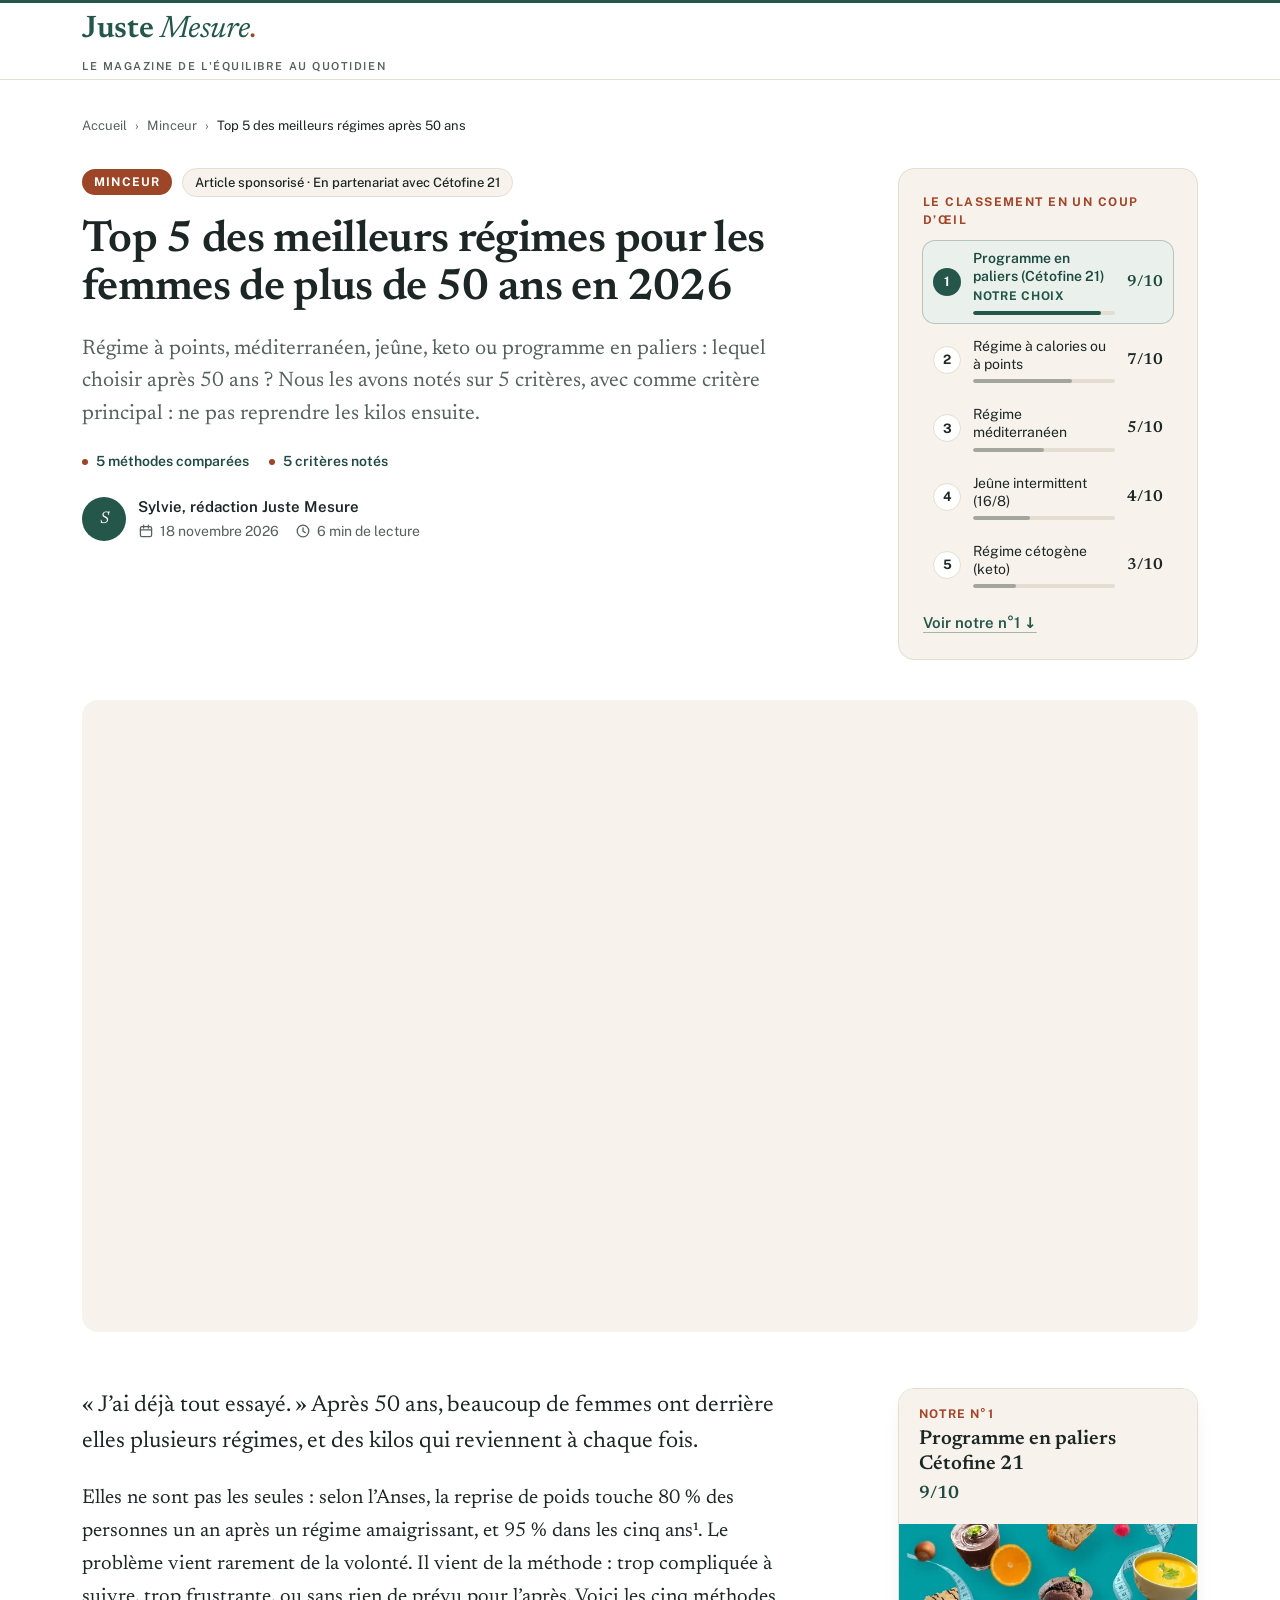
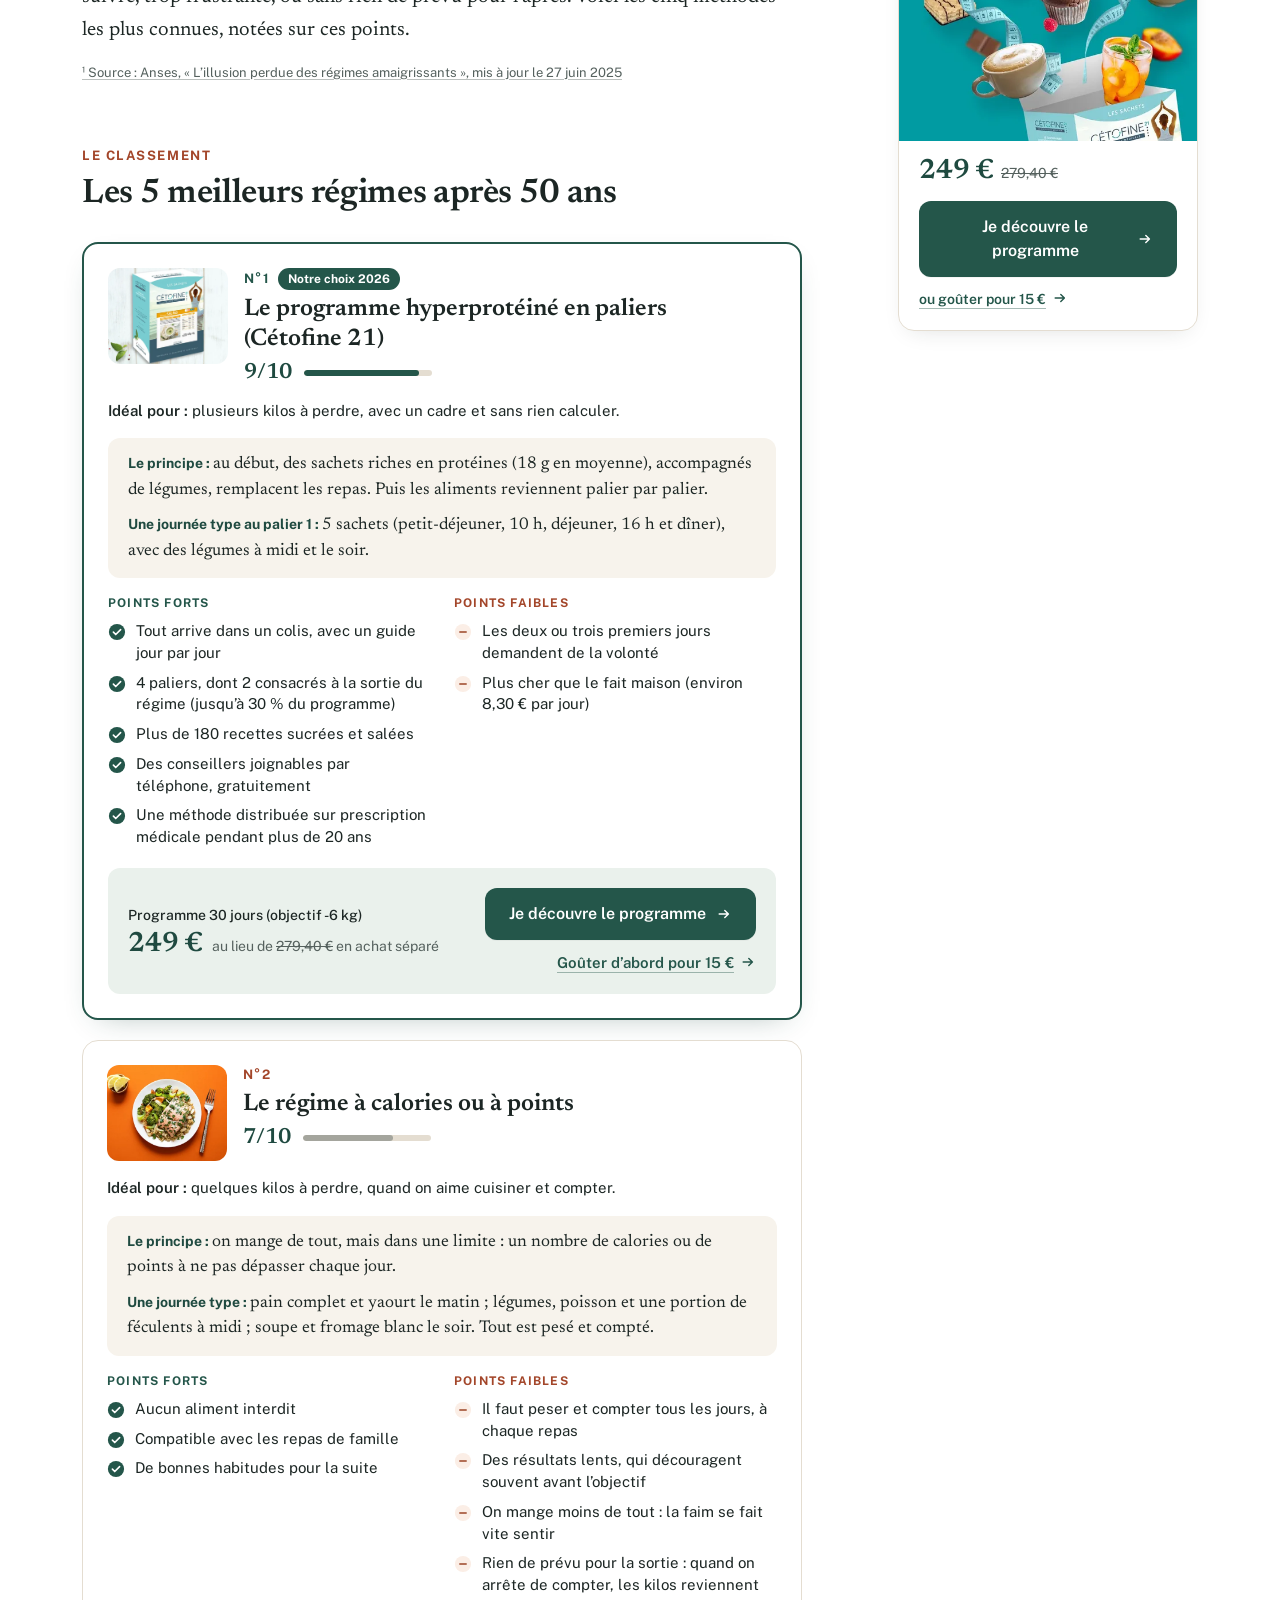
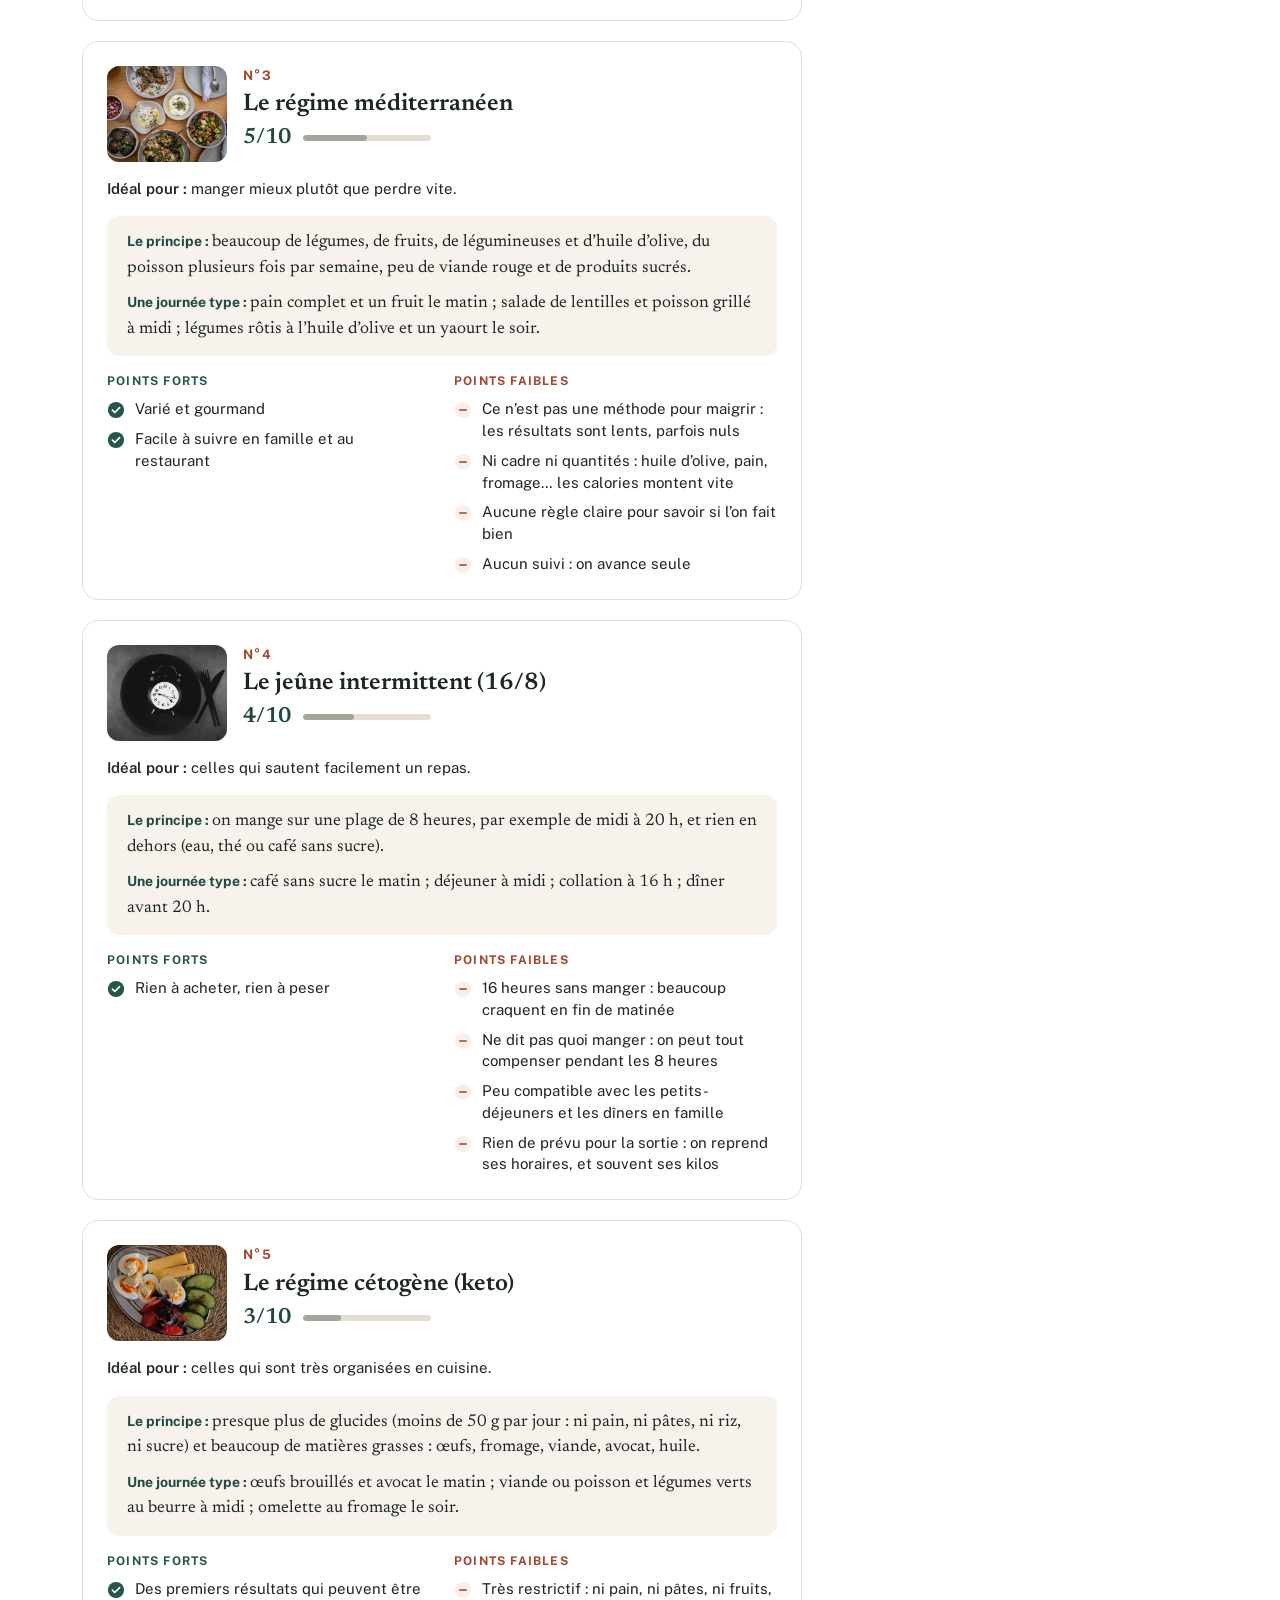
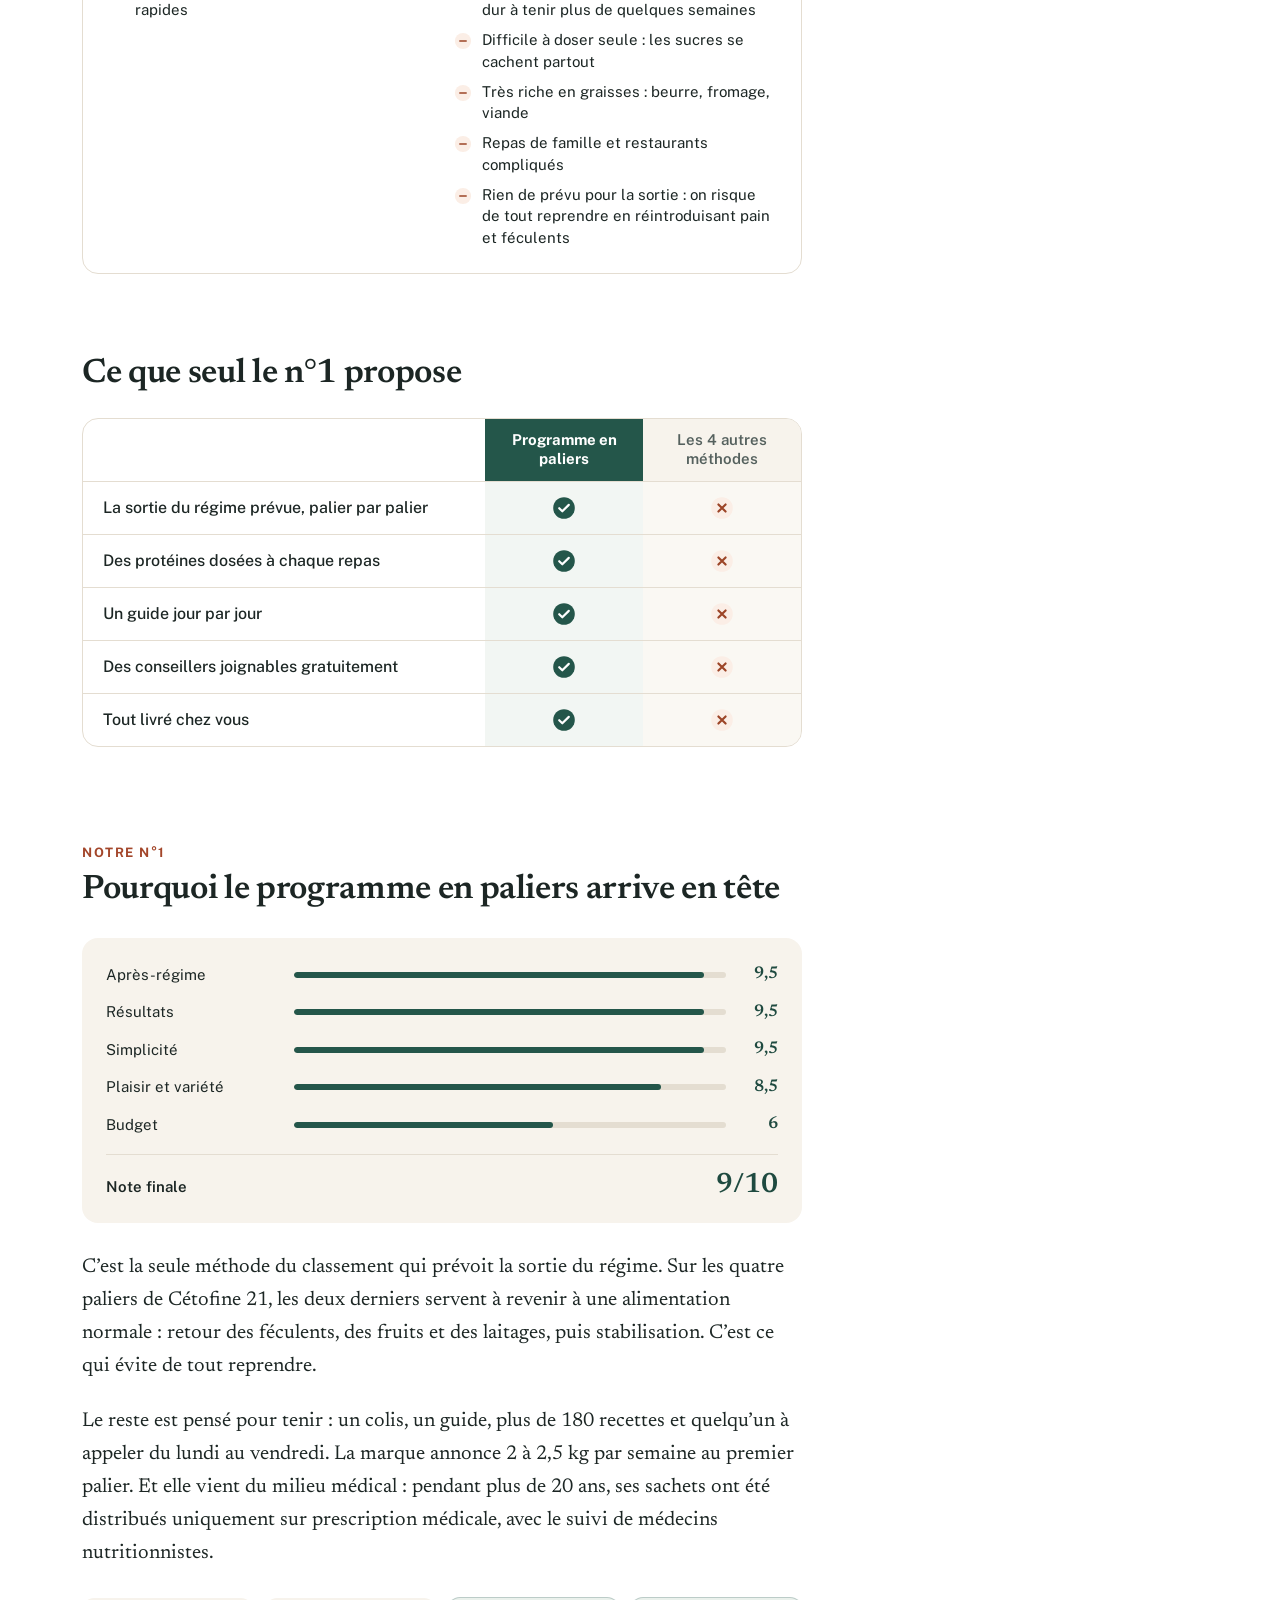
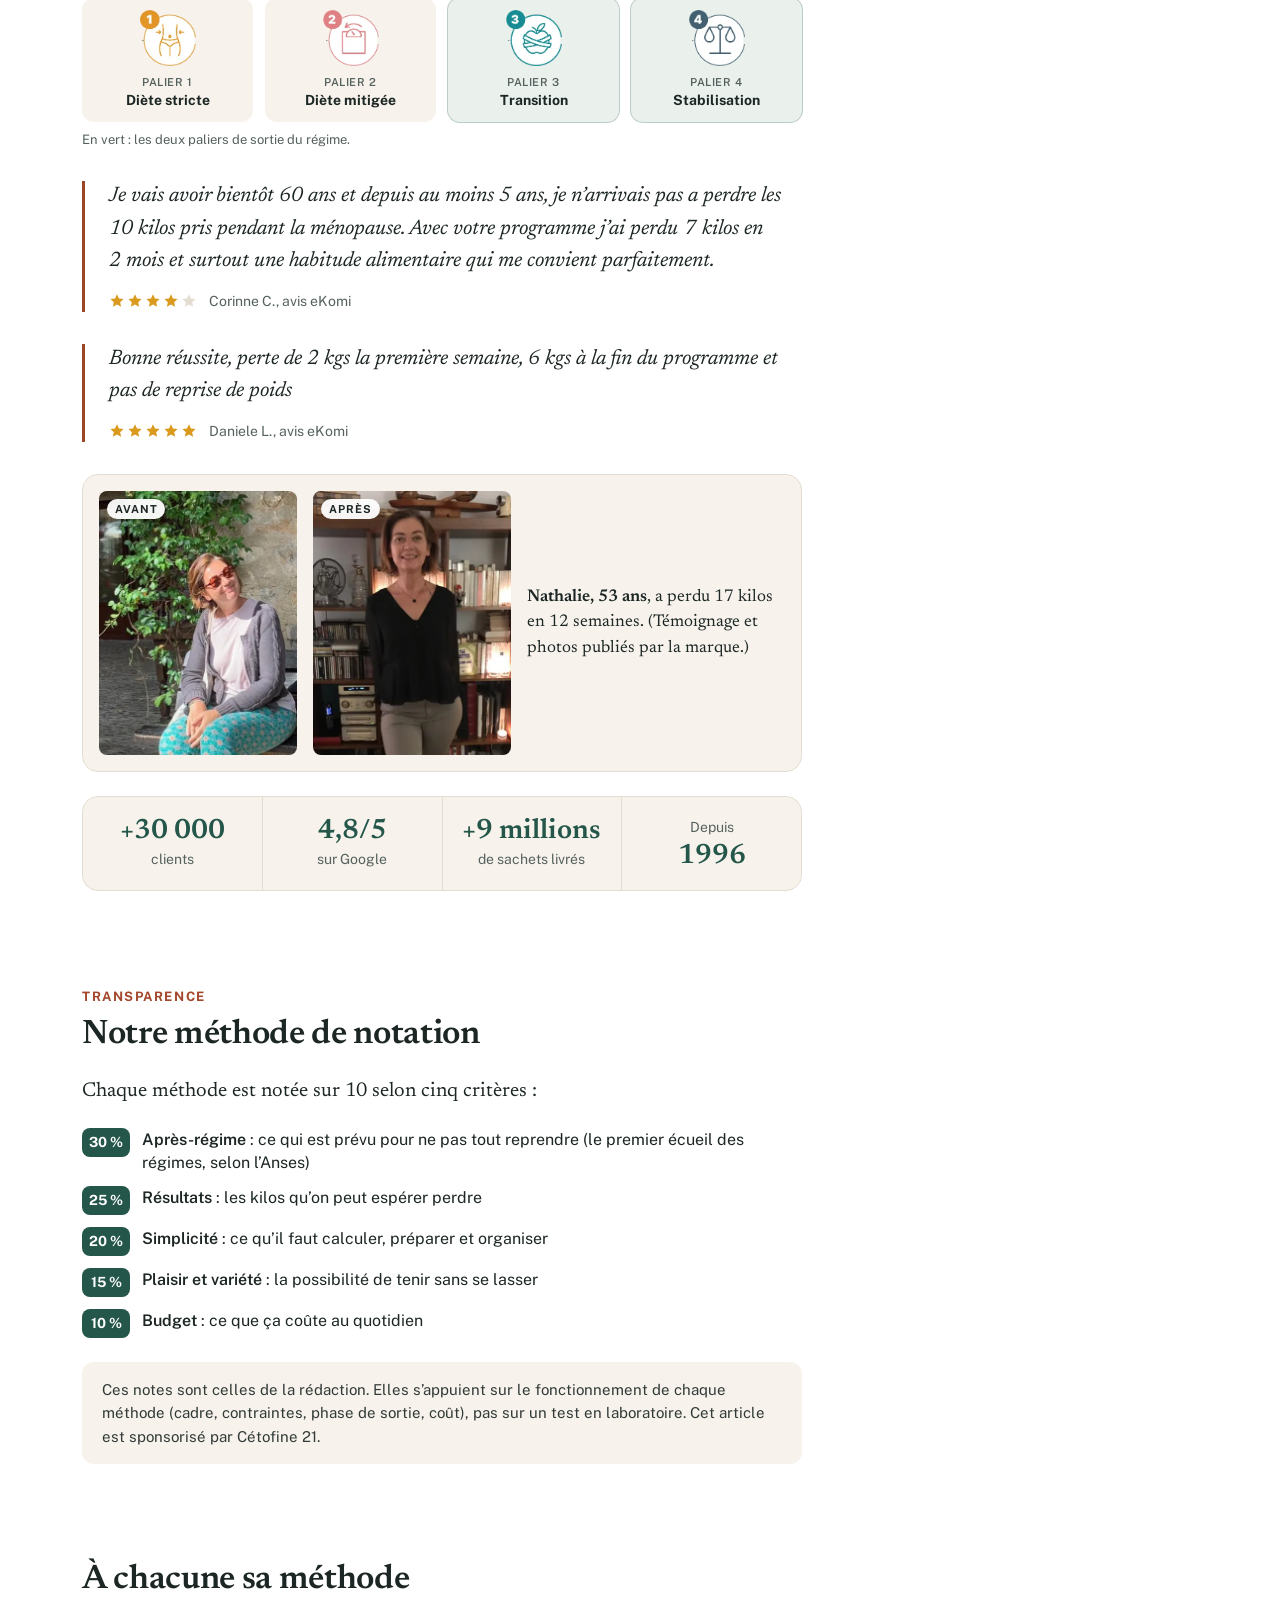
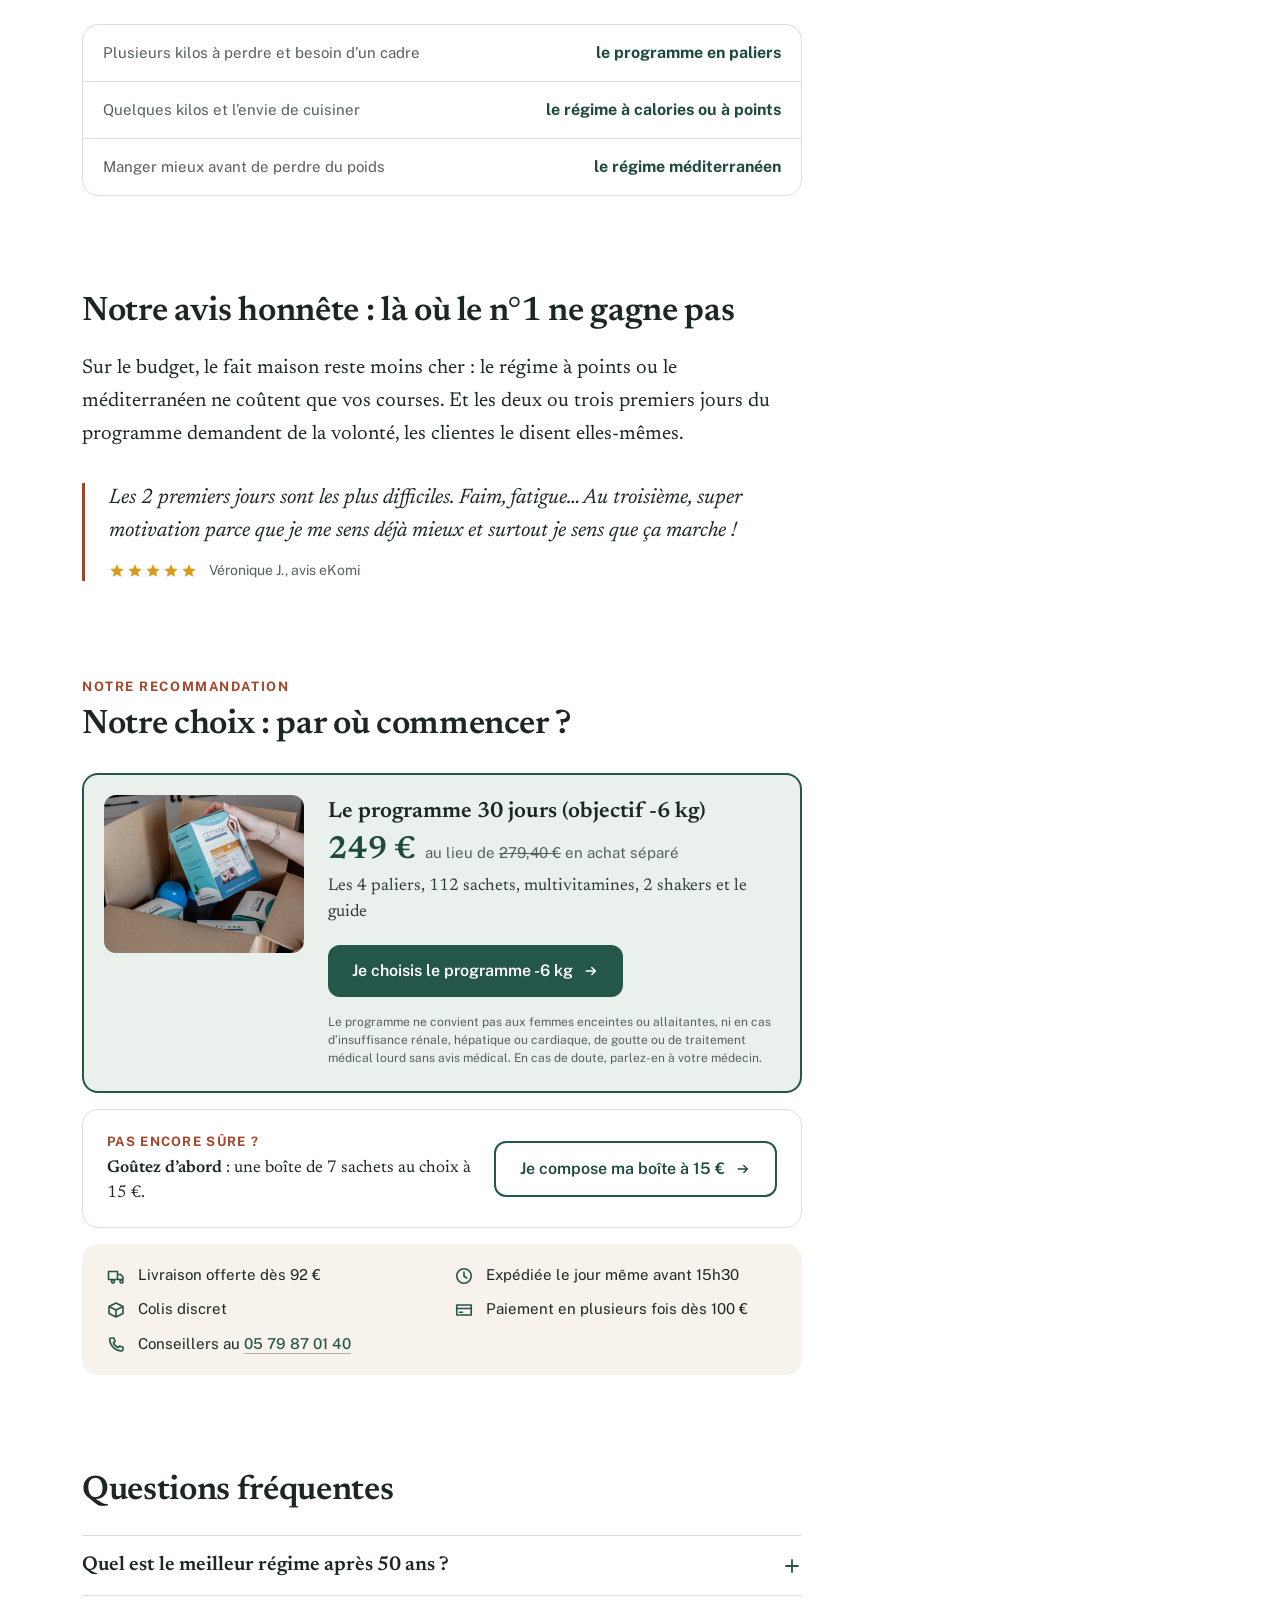
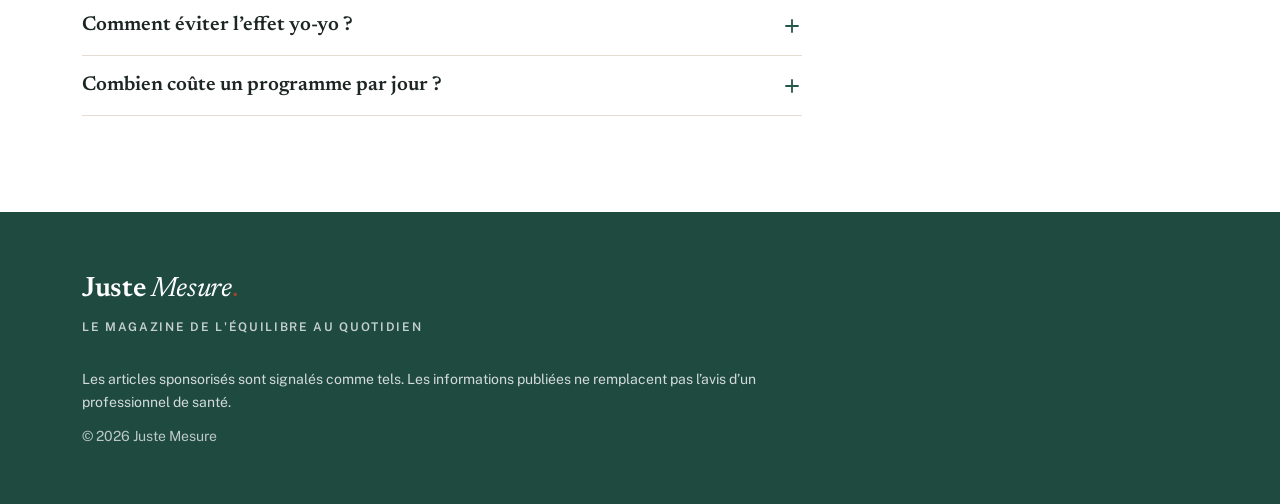
<file: index.html>
<!DOCTYPE html>
<html lang="fr">
  <head>
    <meta charset="UTF-8" />
    <meta name="viewport" content="width=device-width, initial-scale=1.0" />
    <meta name="theme-color" content="#24564a" />
    <link rel="icon" type="image/svg+xml" href="./favicon.svg" />

    <!-- SEO -->
    <title>Top 5 des meilleurs régimes pour les femmes de plus de 50 ans en 2026 | Juste Mesure</title>
    <meta name="description" content="Régime à points, méditerranéen, jeûne intermittent, keto ou programme en paliers : notre classement des cinq méthodes les plus connues pour perdre du poids après 50 ans. Article sponsorisé en partenariat avec Cétofine 21." />
    <!-- Aperçu de travail : hors index tant que le domaine du média n'est pas choisi.
         À la mise en ligne : ajouter canonique, og:url et og:image absolus sur le domaine retenu. -->
    <meta name="robots" content="noindex, nofollow" />

    <!-- Copie d'aperçu : adresse github.io (à remplacer par le domaine du média à la mise en ligne) -->
    <link rel="canonical" href="https://convtek.github.io/lp-cetofine21-advertorial/" />

    <!-- Open Graph -->
    <meta property="og:title" content="Top 5 des meilleurs régimes pour les femmes de plus de 50 ans" />
    <meta property="og:description" content="Notre classement des cinq méthodes les plus connues, notées sur les résultats, la simplicité et la tenue dans la durée." />
    <meta property="og:type" content="article" />
    <meta property="og:locale" content="fr_FR" />
    <meta property="og:site_name" content="Juste Mesure" />
    <meta property="og:url" content="https://convtek.github.io/lp-cetofine21-advertorial/" />
    <meta property="og:image" content="https://convtek.github.io/lp-cetofine21-advertorial/images/hero.webp" />

    <!-- Font preload : titre H1 (élément LCP sur mobile) -->
    <!-- Les polices sont empaquetées par Vite (@fontsource), pas de preload manuel sur un nom haché -->

    <!-- GTM HEAD -->
    <!-- À décider avant mise en ligne : pixel Meta / GTM du média (la page est sur un autre domaine que cetofine.com) -->
    <!-- End GTM HEAD -->

    <!-- Structured Data -->
    <script type="application/ld+json">
    {
      "@context": "https://schema.org",
      "@type": "Article",
      "headline": "Top 5 des meilleurs régimes pour les femmes de plus de 50 ans en 2026",
      "datePublished": "2026-11-18",
      "author": { "@type": "Person", "name": "Sylvie" },
      "publisher": { "@type": "Organization", "name": "Juste Mesure" },
      "articleSection": "Minceur"
    }
    </script>
    <script type="module" crossorigin src="./index-DWg0vfDB.js"></script>
    <link rel="stylesheet" crossorigin href="./index-BoDhPSOj.css">
  </head>
  <body>
    <!-- GTM BODY -->
    <!-- End GTM BODY -->
    <div id="root"></div>

  </body>
</html>
</file>
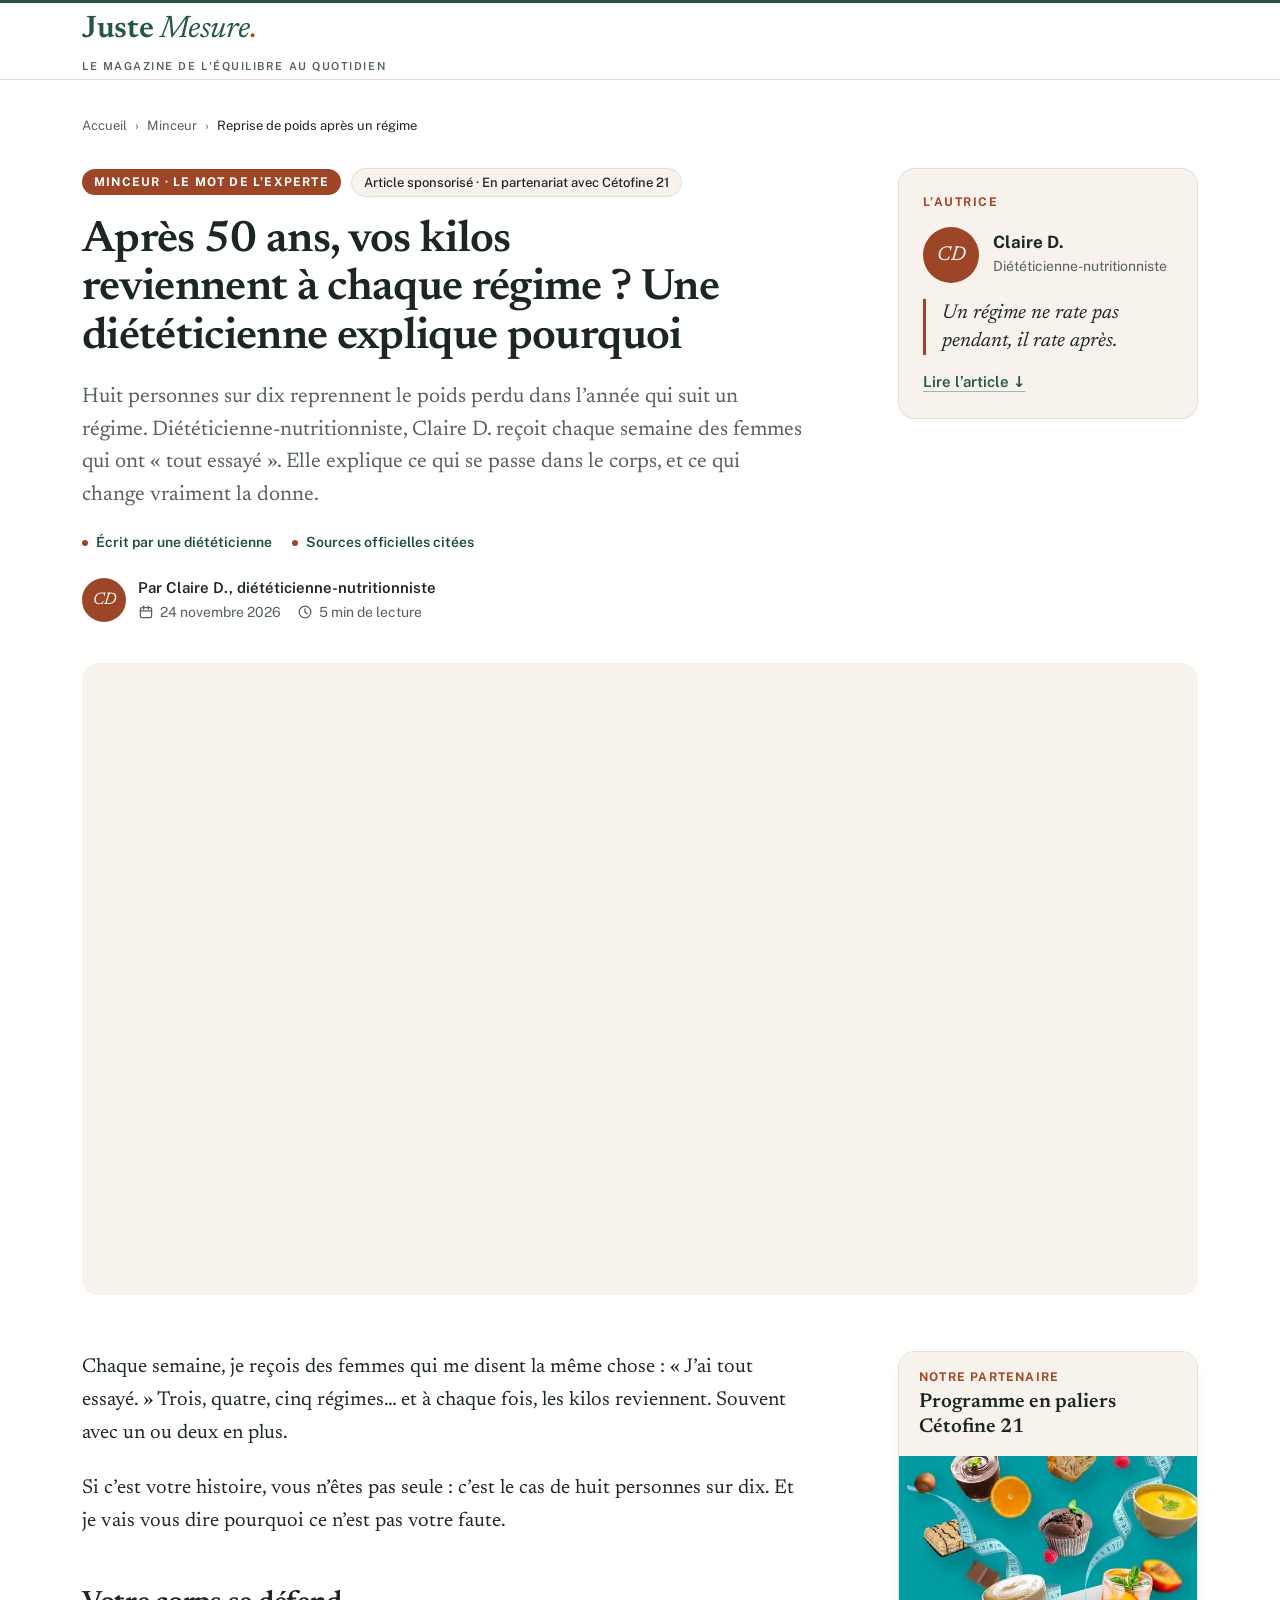
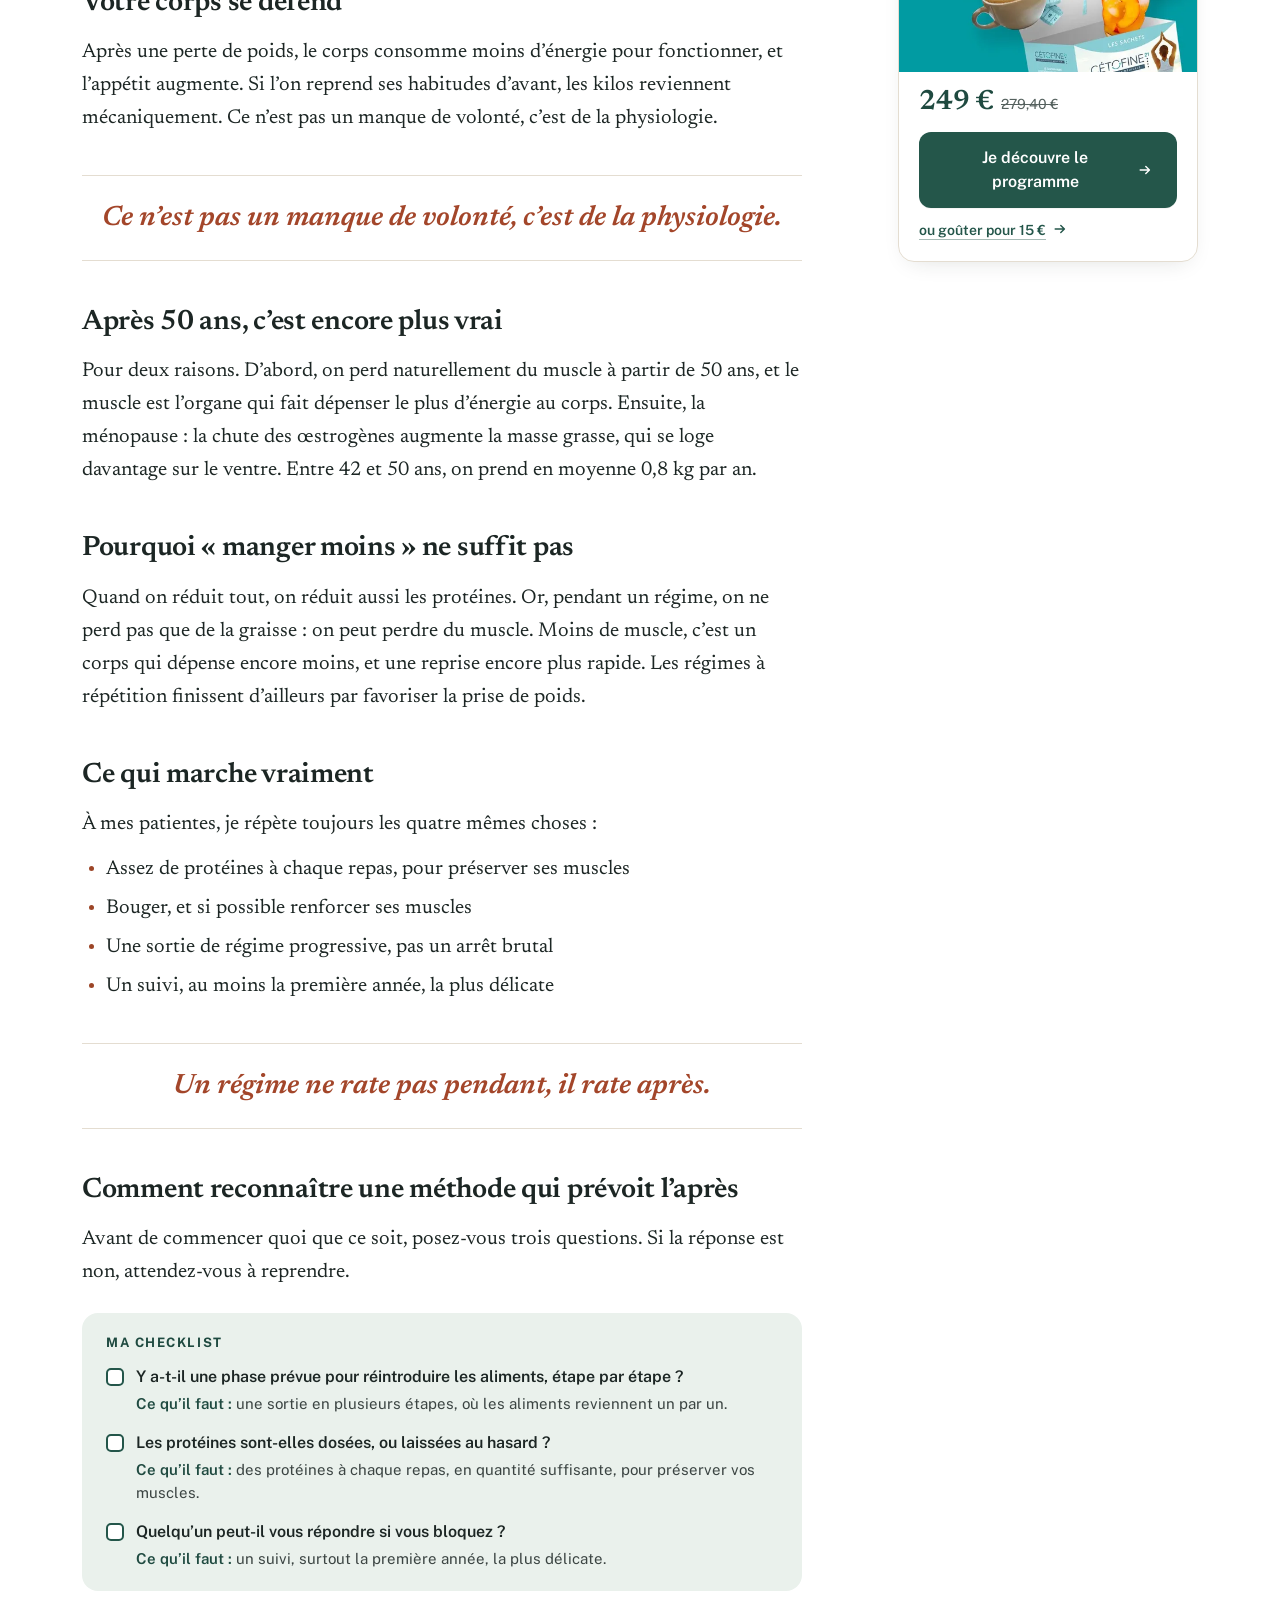
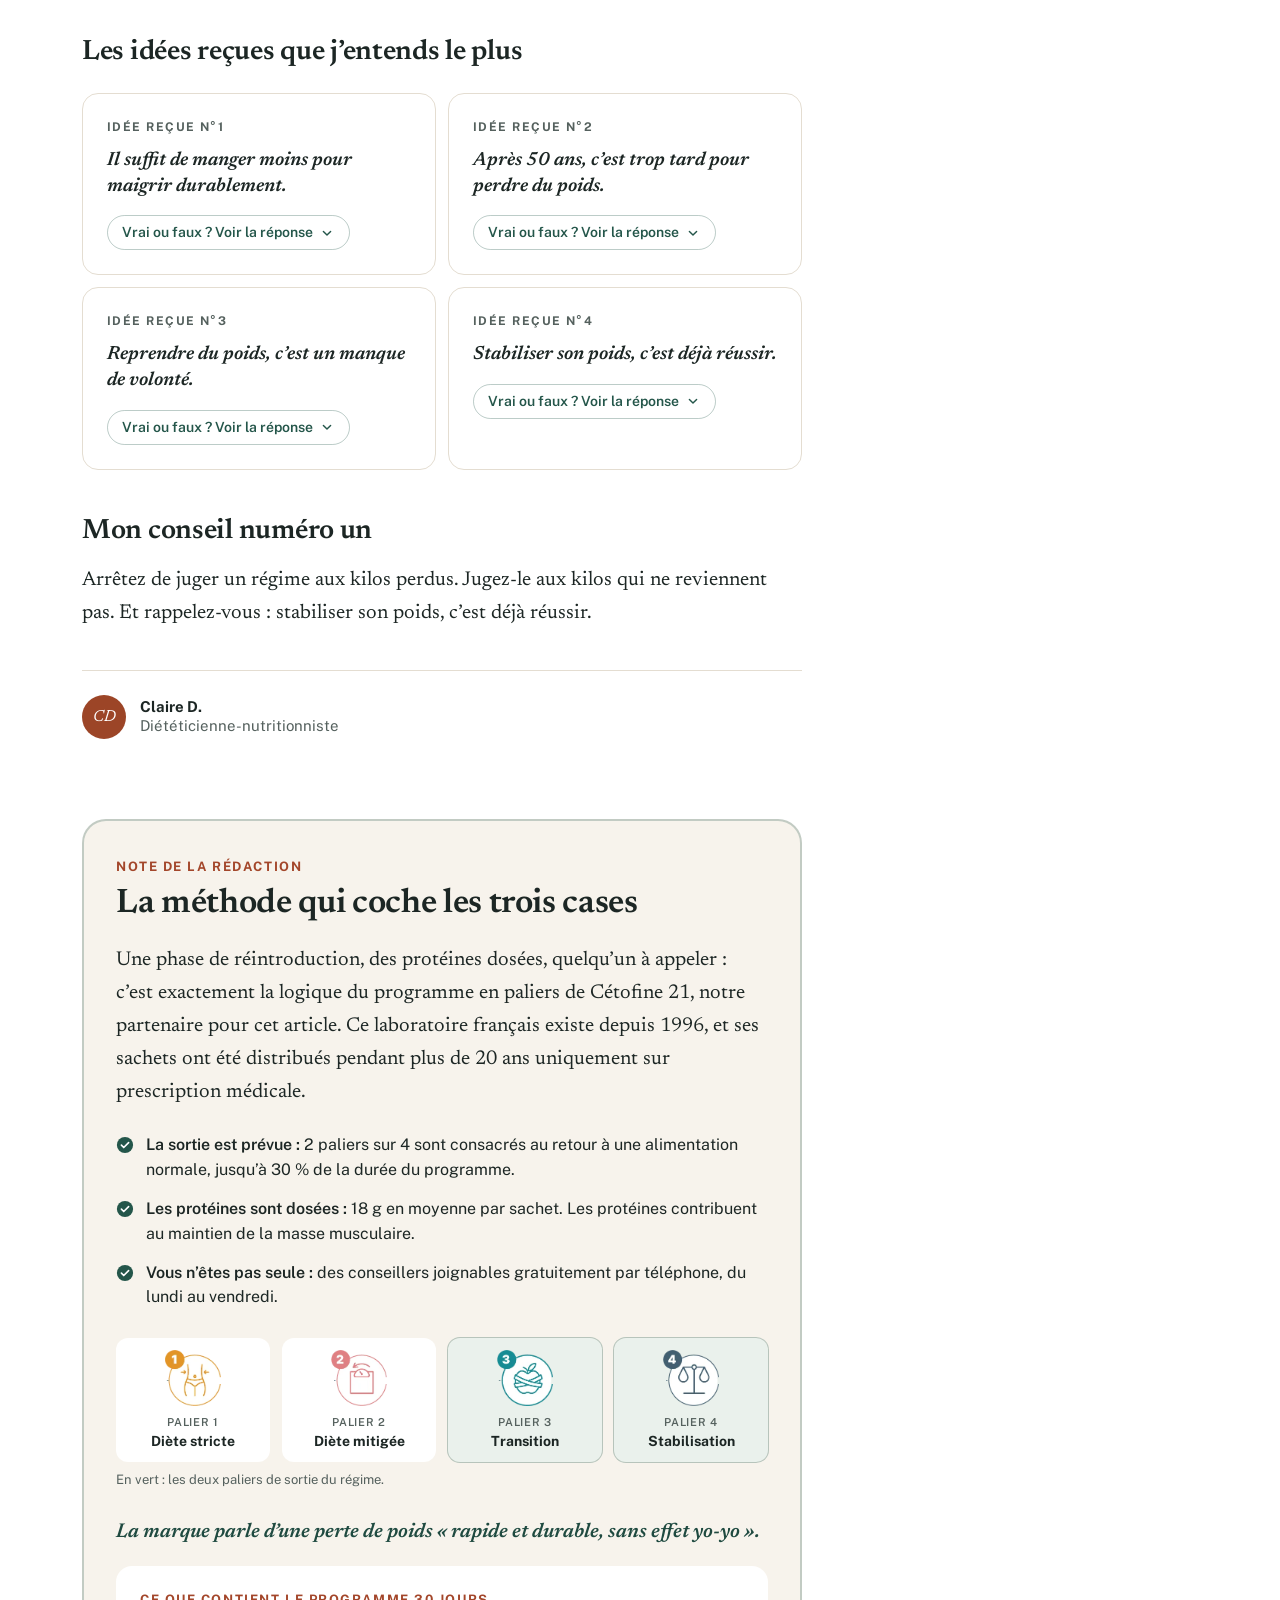
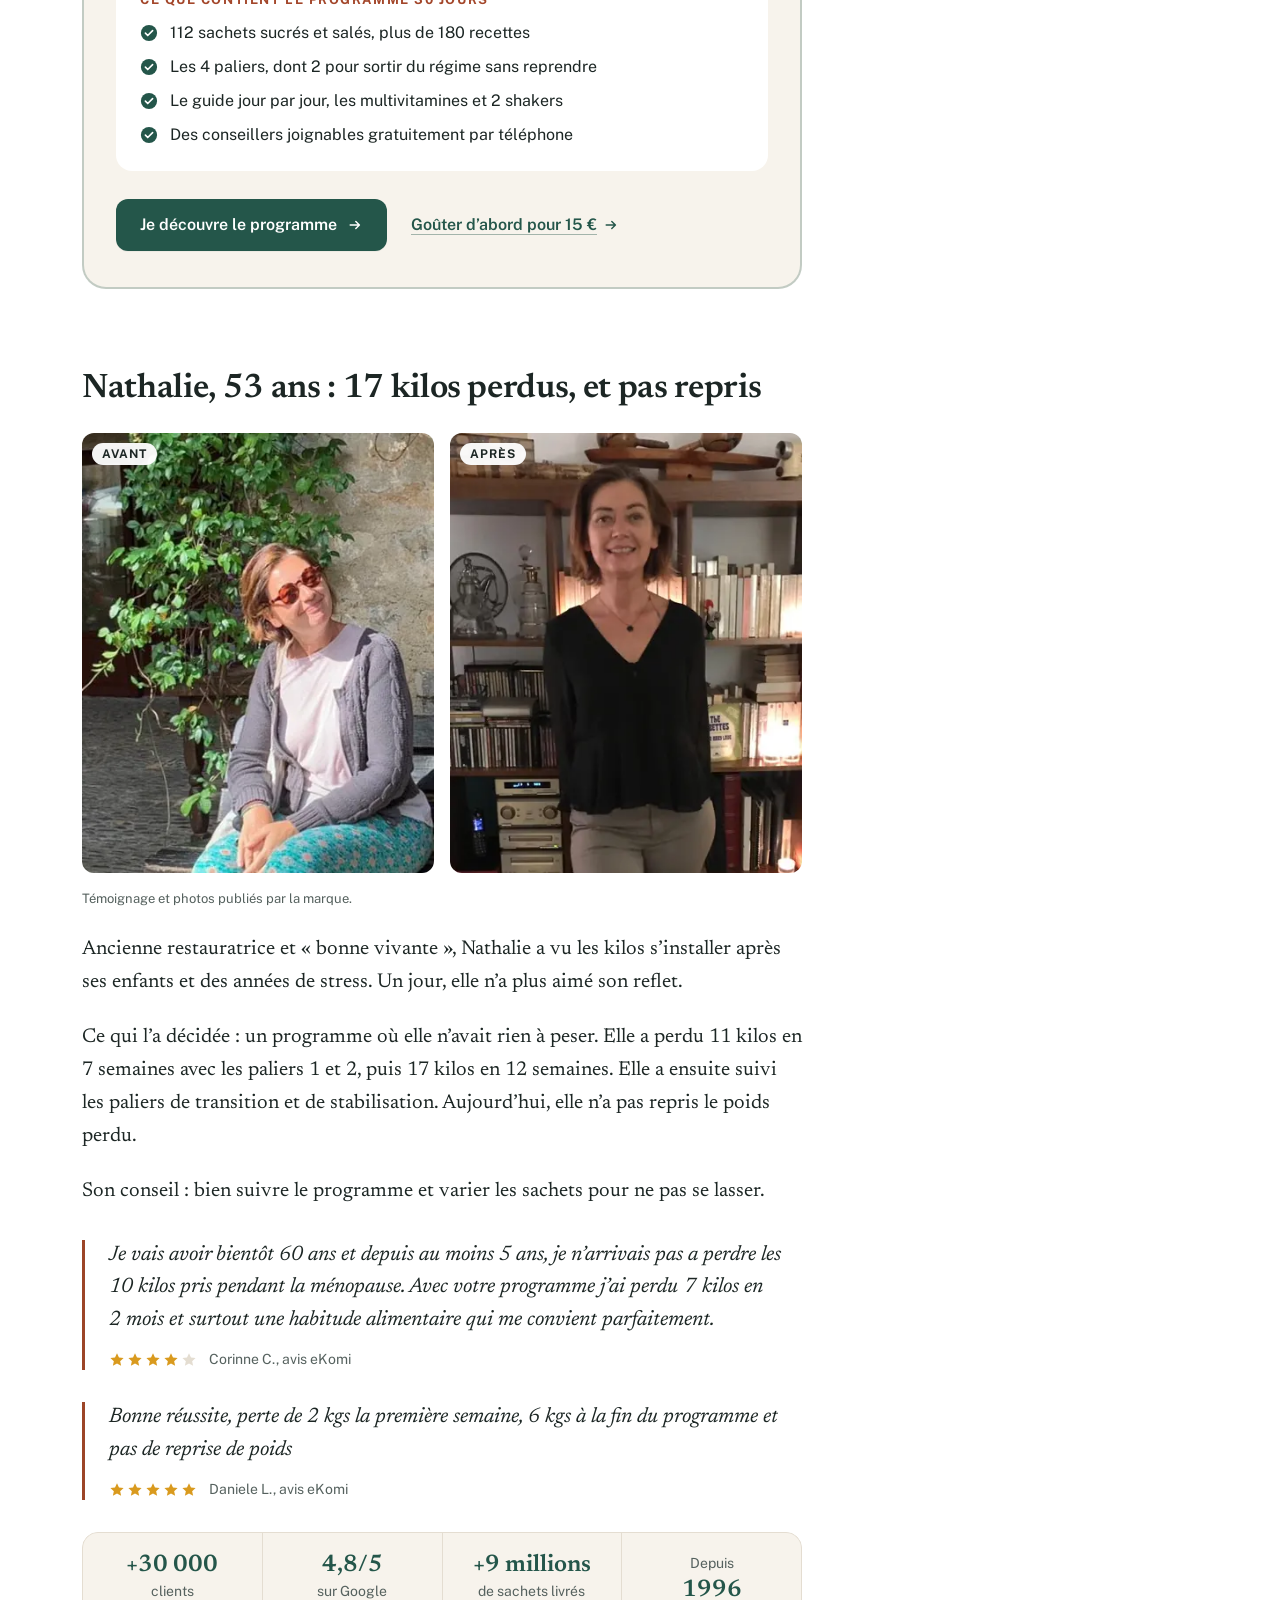
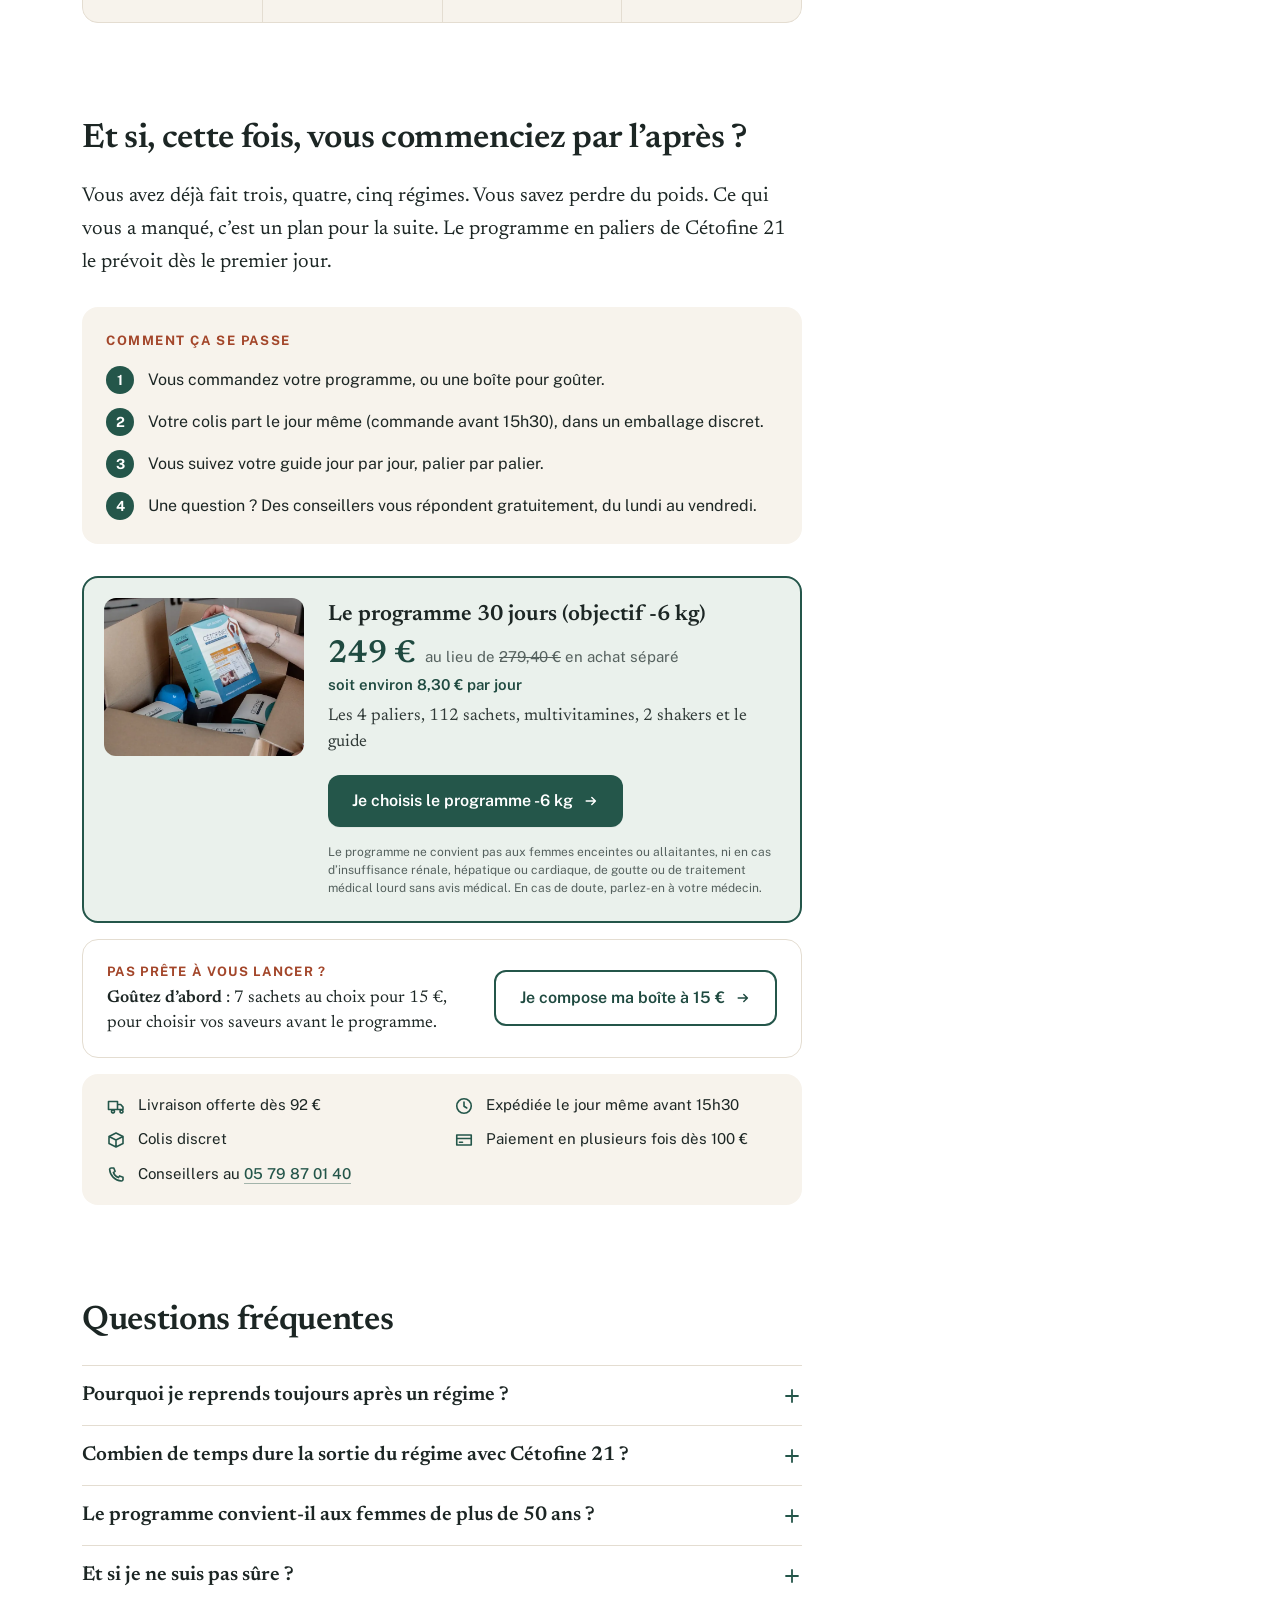
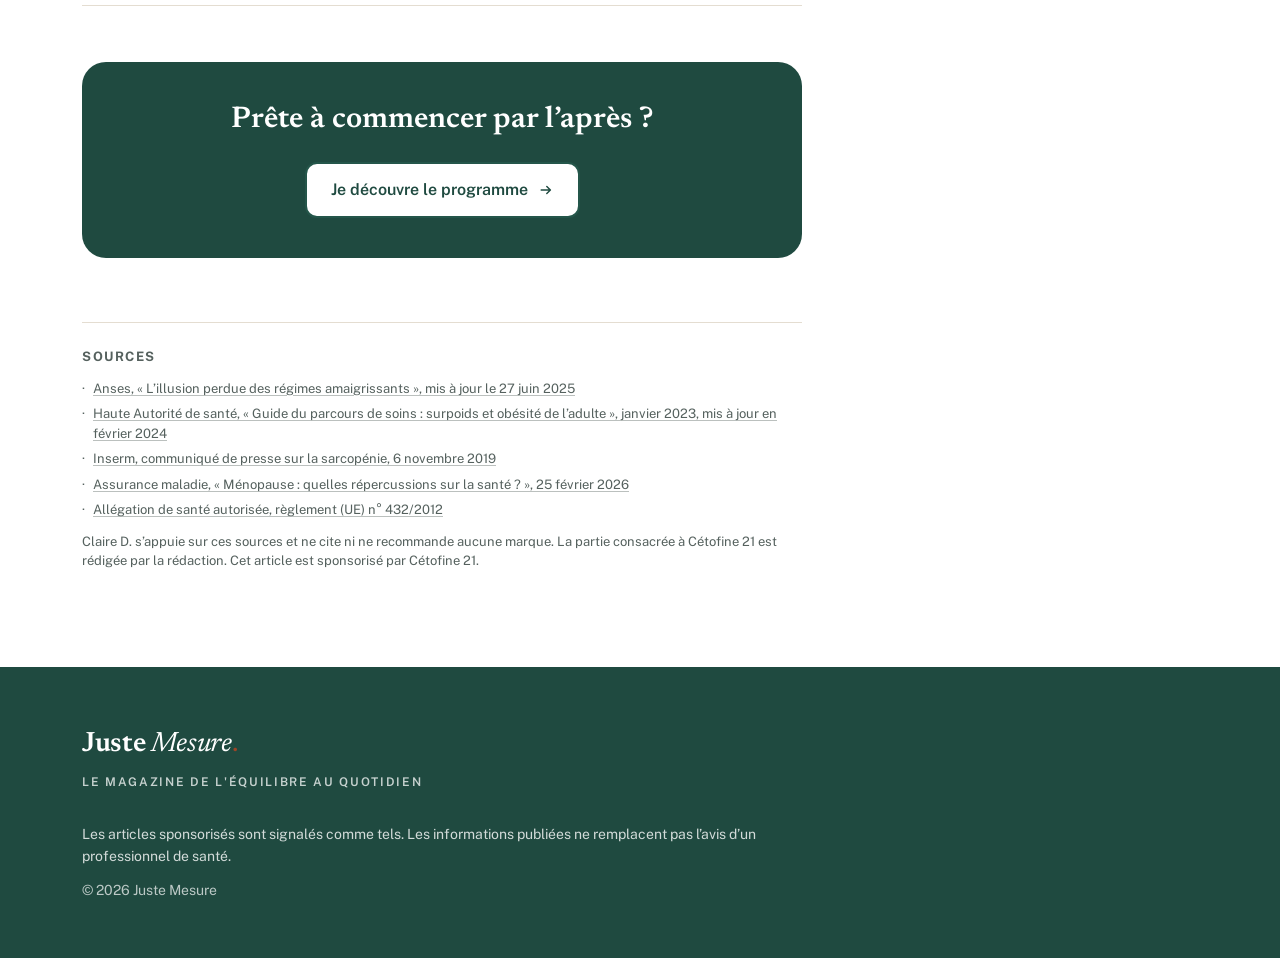
<file: reprise-poids/index.html>
<!DOCTYPE html>
<html lang="fr">
  <head>
    <meta charset="UTF-8" />
    <meta name="viewport" content="width=device-width, initial-scale=1.0" />
    <meta name="theme-color" content="#24564a" />
    <link rel="icon" type="image/svg+xml" href="./favicon.svg" />

    <!-- SEO -->
    <title>Après 50 ans, vos kilos reviennent à chaque régime ? Une diététicienne explique pourquoi | Juste Mesure</title>
    <meta name="description" content="Huit personnes sur dix reprennent le poids perdu dans l’année qui suit un régime. Une diététicienne-nutritionniste explique ce qui se passe dans le corps après 50 ans, et ce qui change vraiment la donne. Article sponsorisé en partenariat avec Cétofine 21." />
    <!-- Aperçu de travail : hors index tant que le domaine du média n'est pas choisi.
         À la mise en ligne : ajouter canonique, og:url et og:image absolus sur le domaine retenu. -->
    <meta name="robots" content="noindex, nofollow" />

    <!-- Copie d'aperçu : adresse github.io (à remplacer par le domaine du média à la mise en ligne) -->
    <link rel="canonical" href="https://convtek.github.io/lp-cetofine21-advertorial/reprise-poids/" />

    <!-- Open Graph -->
    <meta property="og:title" content="Après 50 ans, vos kilos reviennent à chaque régime ? Une diététicienne explique pourquoi" />
    <meta property="og:description" content="Une diététicienne explique pourquoi les kilos reviennent après chaque régime, et comment l’éviter après 50 ans." />
    <meta property="og:type" content="article" />
    <meta property="og:locale" content="fr_FR" />
    <meta property="og:site_name" content="Juste Mesure" />
    <meta property="og:url" content="https://convtek.github.io/lp-cetofine21-advertorial/reprise-poids/" />
    <meta property="og:image" content="https://convtek.github.io/lp-cetofine21-advertorial/reprise-poids/images/hero.webp" />

    <!-- Font preload : titre H1 (élément LCP sur mobile) -->
    <!-- Les polices sont empaquetées par Vite (@fontsource), pas de preload manuel sur un nom haché -->

    <!-- GTM HEAD -->
    <!-- À décider avant mise en ligne : pixel Meta / GTM du média (la page est sur un autre domaine que cetofine.com) -->
    <!-- End GTM HEAD -->

    <!-- Structured Data -->
    <script type="application/ld+json">
    {
      "@context": "https://schema.org",
      "@type": "Article",
      "headline": "Après 50 ans, vos kilos reviennent à chaque régime ? Une diététicienne explique pourquoi",
      "datePublished": "2026-11-24",
      "author": { "@type": "Person", "name": "Claire D." },
      "publisher": { "@type": "Organization", "name": "Juste Mesure" },
      "articleSection": "Minceur"
    }
    </script>
    <script type="module" crossorigin src="./index-BUbClMH9.js"></script>
    <link rel="stylesheet" crossorigin href="./index-D_lGcqDy.css">
  </head>
  <body>
    <!-- GTM BODY -->
    <!-- End GTM BODY -->
    <div id="root"></div>

  </body>
</html>
</file>
<file: index-BoDhPSOj.css>
@font-face{font-family:Newsreader;font-style:normal;font-display:swap;font-weight:400;src:url(./newsreader-latin-400-normal-BFBkh4jY.woff2) format("woff2"),url(./newsreader-latin-400-normal-gRTjlS2D.woff) format("woff")}@font-face{font-family:Newsreader;font-style:italic;font-display:swap;font-weight:400;src:url(./newsreader-latin-400-italic-CEihAR-f.woff2) format("woff2"),url(./newsreader-latin-400-italic-CNZoH1hn.woff) format("woff")}@font-face{font-family:Newsreader;font-style:normal;font-display:swap;font-weight:600;src:url(./newsreader-latin-600-normal-30OJ_TG_.woff2) format("woff2"),url(./newsreader-latin-600-normal-DUnT2r2g.woff) format("woff")}@font-face{font-family:Newsreader;font-style:italic;font-display:swap;font-weight:600;src:url(./newsreader-latin-600-italic-BXGU4hd9.woff2) format("woff2"),url(./newsreader-latin-600-italic-QBRrDGPr.woff) format("woff")}@font-face{font-family:Public Sans;font-style:normal;font-display:swap;font-weight:400;src:url(./public-sans-latin-400-normal-8Rpg0ruU.woff2) format("woff2"),url(./public-sans-latin-400-normal-SBbinRkI.woff) format("woff")}@font-face{font-family:Public Sans;font-style:normal;font-display:swap;font-weight:500;src:url(./public-sans-latin-500-normal-NlrCPXnF.woff2) format("woff2"),url(./public-sans-latin-500-normal-vCxiVFAq.woff) format("woff")}@font-face{font-family:Public Sans;font-style:normal;font-display:swap;font-weight:600;src:url(./public-sans-latin-600-normal-Fru-LXNs.woff2) format("woff2"),url(./public-sans-latin-600-normal-BR59oU-I.woff) format("woff")}@font-face{font-family:Public Sans;font-style:normal;font-display:swap;font-weight:700;src:url(./public-sans-latin-700-normal-BqJmxWdE.woff2) format("woff2"),url(./public-sans-latin-700-normal-Dm-oTPSL.woff) format("woff")}@layer properties{@supports (((-webkit-hyphens:none)) and (not (margin-trim:block))) or ((-moz-orient:inline) and (not (color:rgb(from red r g b)))){*,:before,:after,::backdrop{--tw-translate-x:0;--tw-translate-y:0;--tw-translate-z:0;--tw-scale-x:1;--tw-scale-y:1;--tw-scale-z:1;--tw-rotate-x:initial;--tw-rotate-y:initial;--tw-rotate-z:initial;--tw-skew-x:initial;--tw-skew-y:initial;--tw-space-y-reverse:0;--tw-divide-y-reverse:0;--tw-border-style:solid;--tw-leading:initial;--tw-font-weight:initial;--tw-tracking:initial;--tw-shadow:0 0 #0000;--tw-shadow-color:initial;--tw-shadow-alpha:100%;--tw-inset-shadow:0 0 #0000;--tw-inset-shadow-color:initial;--tw-inset-shadow-alpha:100%;--tw-ring-color:initial;--tw-ring-shadow:0 0 #0000;--tw-inset-ring-color:initial;--tw-inset-ring-shadow:0 0 #0000;--tw-ring-inset:initial;--tw-ring-offset-width:0px;--tw-ring-offset-color:#fff;--tw-ring-offset-shadow:0 0 #0000;--tw-outline-style:solid;--tw-blur:initial;--tw-brightness:initial;--tw-contrast:initial;--tw-grayscale:initial;--tw-hue-rotate:initial;--tw-invert:initial;--tw-opacity:initial;--tw-saturate:initial;--tw-sepia:initial;--tw-drop-shadow:initial;--tw-drop-shadow-color:initial;--tw-drop-shadow-alpha:100%;--tw-drop-shadow-size:initial;--tw-backdrop-blur:initial;--tw-backdrop-brightness:initial;--tw-backdrop-contrast:initial;--tw-backdrop-grayscale:initial;--tw-backdrop-hue-rotate:initial;--tw-backdrop-invert:initial;--tw-backdrop-opacity:initial;--tw-backdrop-saturate:initial;--tw-backdrop-sepia:initial;--tw-duration:initial}}}@layer theme{:root,:host{--font-sans:"Public Sans", system-ui, -apple-system, "Segoe UI", sans-serif;--font-serif:"Newsreader", Georgia, "Times New Roman", serif;--font-mono:ui-monospace, SFMono-Regular, Menlo, Monaco, Consolas, "Liberation Mono", "Courier New", monospace;--color-white:#fff;--spacing:.25rem;--font-weight-normal:400;--font-weight-medium:500;--font-weight-semibold:600;--font-weight-bold:700;--leading-tight:1.25;--leading-snug:1.375;--radius-sm:.25rem;--radius-lg:.5rem;--radius-xl:.75rem;--radius-2xl:1rem;--default-transition-duration:.15s;--default-transition-timing-function:cubic-bezier(.4, 0, .2, 1);--default-font-family:var(--font-sans);--default-mono-font-family:var(--font-mono);--color-ink:#1c2624;--color-muted:#55615e;--color-paper:#f7f3ec;--color-line:#e4ddd1;--color-forest:#24564a;--color-forest-deep:#1f4a40;--color-sage:#eaf1ec;--color-clay:#9c4527;--color-clay-ink:#a3462a;--color-clay-soft:#fbeee6;--color-star:#d99a1e}}@layer base{*,:after,:before,::backdrop{box-sizing:border-box;border:0 solid;margin:0;padding:0}::file-selector-button{box-sizing:border-box;border:0 solid;margin:0;padding:0}html,:host{-webkit-text-size-adjust:100%;tab-size:4;line-height:1.5;font-family:var(--default-font-family,-apple-system, BlinkMacSystemFont, "Segoe UI", Roboto, "Helvetica Neue", "Noto Sans", Arial, sans-serif, "Apple Color Emoji", "Segoe UI Emoji", "Segoe UI Symbol", "Noto Color Emoji");font-feature-settings:var(--default-font-feature-settings,normal);font-variation-settings:var(--default-font-variation-settings,normal);-webkit-tap-highlight-color:transparent}hr{height:0;color:inherit;border-top-width:1px}abbr:where([title]){-webkit-text-decoration:underline dotted;text-decoration:underline dotted}h1,h2,h3,h4,h5,h6{font-size:inherit;font-weight:inherit}a{color:inherit;-webkit-text-decoration:inherit;text-decoration:inherit}b,strong{font-weight:bolder}code,kbd,samp,pre{font-family:var(--default-mono-font-family,ui-monospace, SFMono-Regular, Menlo, Monaco, Consolas, "Liberation Mono", "Courier New", monospace);font-feature-settings:var(--default-mono-font-feature-settings,normal);font-variation-settings:var(--default-mono-font-variation-settings,normal);font-size:1em}small{font-size:80%}sub,sup{vertical-align:baseline;font-size:75%;line-height:0;position:relative}sub{bottom:-.25em}sup{top:-.5em}table{text-indent:0;border-color:inherit;border-collapse:collapse}:-moz-focusring:where(:not(iframe)){outline:auto}progress{vertical-align:baseline}summary{display:list-item}ol,ul,menu{list-style:none}img,svg,video,canvas,audio,iframe,embed,object{vertical-align:middle;display:block}img,video{max-width:100%;height:auto}button,input,select,optgroup,textarea{font:inherit;font-feature-settings:inherit;font-variation-settings:inherit;letter-spacing:inherit;color:inherit;opacity:1;background-color:#0000;border-radius:0}::file-selector-button{font:inherit;font-feature-settings:inherit;font-variation-settings:inherit;letter-spacing:inherit;color:inherit;opacity:1;background-color:#0000;border-radius:0}:where(select:is([multiple],[size])) optgroup{font-weight:bolder}:where(select:is([multiple],[size])) optgroup option{padding-inline-start:20px}::file-selector-button{margin-inline-end:4px}::placeholder{opacity:1}@supports (not ((-webkit-appearance:-apple-pay-button))) or (contain-intrinsic-size:1px){::placeholder{color:currentColor}@supports (color:color-mix(in lab,red,red)){::placeholder{color:color-mix(in oklab,currentcolor 50%,transparent)}}}textarea{resize:vertical}::-webkit-search-decoration{-webkit-appearance:none}::-webkit-date-and-time-value{min-height:1lh;text-align:inherit}::-webkit-datetime-edit{display:inline-flex}::-webkit-datetime-edit-fields-wrapper{padding:0}::-webkit-datetime-edit{padding-block:0}::-webkit-datetime-edit-year-field{padding-block:0}::-webkit-datetime-edit-month-field{padding-block:0}::-webkit-datetime-edit-day-field{padding-block:0}::-webkit-datetime-edit-hour-field{padding-block:0}::-webkit-datetime-edit-minute-field{padding-block:0}::-webkit-datetime-edit-second-field{padding-block:0}::-webkit-datetime-edit-millisecond-field{padding-block:0}::-webkit-datetime-edit-meridiem-field{padding-block:0}::-webkit-calendar-picker-indicator{line-height:1}:-moz-ui-invalid{box-shadow:none}button,input:where([type=button],[type=reset],[type=submit]){appearance:button}::file-selector-button{appearance:button}::-webkit-inner-spin-button{height:auto}::-webkit-outer-spin-button{height:auto}[hidden]:where(:not([hidden=until-found])){display:none!important}html{-webkit-font-smoothing:antialiased;-moz-osx-font-smoothing:grayscale;scroll-behavior:smooth}body{font-family:var(--font-sans);color:var(--color-ink);background-color:#fff;overflow-x:hidden}::selection{background-color:var(--color-clay-soft);color:var(--color-ink)}section[id]{scroll-margin-top:88px}:focus-visible{outline:2px solid var(--color-forest);outline-offset:3px}}@layer components{.prose-article{font-family:var(--font-serif);color:var(--color-ink);font-size:1.1875rem;line-height:1.65}.prose-article>*+p{margin-top:1.1em}@media(min-width:64rem){.prose-article{font-size:1.25rem}}}@layer utilities{.pointer-events-none{pointer-events:none}.collapse{visibility:collapse}.invisible{visibility:hidden}.visible{visibility:visible}.sr-only{clip-path:inset(50%);white-space:nowrap;border-width:0;width:1px;height:1px;margin:-1px;padding:0;position:absolute;overflow:hidden}.absolute{position:absolute}.fixed{position:fixed}.relative{position:relative}.static{position:static}.sticky{position:sticky}.inset-x-0{inset-inline:0}.top-0{top:0}.top-2{top:calc(var(--spacing) * 2)}.top-\[104px\]{top:104px}.-bottom-px{bottom:-1px}.bottom-0{bottom:0}.left-2{left:calc(var(--spacing) * 2)}.z-40{z-index:40}.z-50{z-index:50}.order-1{order:1}.order-2{order:2}.order-3{order:3}.order-4{order:4}.order-5{order:5}.order-6{order:6}.order-7{order:7}.container{width:100%}@media(min-width:40rem){.container{max-width:40rem}}@media(min-width:48rem){.container{max-width:48rem}}@media(min-width:64rem){.container{max-width:64rem}}@media(min-width:80rem){.container{max-width:80rem}}@media(min-width:96rem){.container{max-width:96rem}}.-mx-5{margin-inline:calc(var(--spacing) * -5)}.mx-auto{margin-inline:auto}.my-8{margin-block:calc(var(--spacing) * 8)}.\!mt-4{margin-top:calc(var(--spacing) * 4)!important}.mt-0\.5{margin-top:calc(var(--spacing) * .5)}.mt-1{margin-top:var(--spacing)}.mt-1\.5{margin-top:calc(var(--spacing) * 1.5)}.mt-2{margin-top:calc(var(--spacing) * 2)}.mt-3{margin-top:calc(var(--spacing) * 3)}.mt-3\.5{margin-top:calc(var(--spacing) * 3.5)}.mt-4{margin-top:calc(var(--spacing) * 4)}.mt-5{margin-top:calc(var(--spacing) * 5)}.mt-6{margin-top:calc(var(--spacing) * 6)}.mt-7{margin-top:calc(var(--spacing) * 7)}.mt-8{margin-top:calc(var(--spacing) * 8)}.mt-10{margin-top:calc(var(--spacing) * 10)}.mt-14{margin-top:calc(var(--spacing) * 14)}.mt-16{margin-top:calc(var(--spacing) * 16)}.mt-20{margin-top:calc(var(--spacing) * 20)}.mt-\[3px\]{margin-top:3px}.mb-1{margin-bottom:var(--spacing)}.ml-1\.5{margin-left:calc(var(--spacing) * 1.5)}.block{display:block}.contents{display:contents}.flex{display:flex}.grid{display:grid}.hidden{display:none}.inline{display:inline}.inline-block{display:inline-block}.inline-flex{display:inline-flex}.aspect-\[3\/4\]{aspect-ratio:3/4}.aspect-\[600\/475\]{aspect-ratio:600/475}.h-1{height:var(--spacing)}.h-1\.5{height:calc(var(--spacing) * 1.5)}.h-4{height:calc(var(--spacing) * 4)}.h-5{height:calc(var(--spacing) * 5)}.h-6{height:calc(var(--spacing) * 6)}.h-7{height:calc(var(--spacing) * 7)}.h-11{height:calc(var(--spacing) * 11)}.h-\[2px\]{height:2px}.h-\[3px\]{height:3px}.h-\[18px\]{height:18px}.h-\[60px\]{height:60px}.h-\[72px\]{height:72px}.h-auto{height:auto}.h-full{height:100%}.min-h-\[46px\]{min-height:46px}.min-h-\[52px\]{min-height:52px}.min-h-\[56px\]{min-height:56px}.w-1\.5{width:calc(var(--spacing) * 1.5)}.w-4{width:calc(var(--spacing) * 4)}.w-5{width:calc(var(--spacing) * 5)}.w-6{width:calc(var(--spacing) * 6)}.w-7{width:calc(var(--spacing) * 7)}.w-11{width:calc(var(--spacing) * 11)}.w-24{width:calc(var(--spacing) * 24)}.w-\[18px\]{width:18px}.w-\[27\%\]{width:27%}.w-\[90px\]{width:90px}.w-auto{width:auto}.w-full{width:100%}.max-w-\[640px\]{max-width:640px}.max-w-\[720px\]{max-width:720px}.max-w-\[1180px\]{max-width:1180px}.min-w-0{min-width:0}.flex-1{flex:1}.shrink-0{flex-shrink:0}.table-fixed{table-layout:fixed}.border-collapse{border-collapse:collapse}.origin-left{transform-origin:0}.translate-y-0{--tw-translate-y:0px;translate:var(--tw-translate-x) var(--tw-translate-y)}.translate-y-full{--tw-translate-y:100%;translate:var(--tw-translate-x) var(--tw-translate-y)}.scale-x-0{--tw-scale-x:0%;scale:var(--tw-scale-x) var(--tw-scale-y)}.transform{transform:var(--tw-rotate-x, ) var(--tw-rotate-y, ) var(--tw-rotate-z, ) var(--tw-skew-x, ) var(--tw-skew-y, )}.cursor-pointer{cursor:pointer}.resize{resize:both}.scroll-mt-24{scroll-margin-top:calc(var(--spacing) * 24)}.list-none{list-style-type:none}.grid-cols-2{grid-template-columns:repeat(2,minmax(0,1fr))}.grid-cols-4{grid-template-columns:repeat(4,minmax(0,1fr))}.grid-cols-\[3rem_minmax\(0\,1fr\)\]{grid-template-columns:3rem minmax(0,1fr)}.grid-cols-\[minmax\(0\,1fr\)_minmax\(0\,1fr\)_minmax\(0\,1\.3fr\)\]{grid-template-columns:minmax(0,1fr) minmax(0,1fr) minmax(0,1.3fr)}.grid-cols-\[minmax\(0\,9rem\)_1fr_2\.5rem\]{grid-template-columns:minmax(0,9rem) 1fr 2.5rem}.flex-col{flex-direction:column}.flex-col-reverse{flex-direction:column-reverse}.flex-wrap{flex-wrap:wrap}.items-baseline{align-items:baseline}.items-center{align-items:center}.items-start{align-items:flex-start}.justify-between{justify-content:space-between}.justify-center{justify-content:center}.gap-0\.5{gap:calc(var(--spacing) * .5)}.gap-1{gap:var(--spacing)}.gap-1\.5{gap:calc(var(--spacing) * 1.5)}.gap-2{gap:calc(var(--spacing) * 2)}.gap-2\.5{gap:calc(var(--spacing) * 2.5)}.gap-3{gap:calc(var(--spacing) * 3)}.gap-4{gap:calc(var(--spacing) * 4)}.gap-6{gap:calc(var(--spacing) * 6)}.gap-px{gap:1px}:where(.space-y-1\.5>:not(:last-child)){--tw-space-y-reverse:0;margin-block-start:calc(calc(var(--spacing) * 1.5) * var(--tw-space-y-reverse));margin-block-end:calc(calc(var(--spacing) * 1.5) * calc(1 - var(--tw-space-y-reverse)))}:where(.space-y-2>:not(:last-child)){--tw-space-y-reverse:0;margin-block-start:calc(calc(var(--spacing) * 2) * var(--tw-space-y-reverse));margin-block-end:calc(calc(var(--spacing) * 2) * calc(1 - var(--tw-space-y-reverse)))}:where(.space-y-2\.5>:not(:last-child)){--tw-space-y-reverse:0;margin-block-start:calc(calc(var(--spacing) * 2.5) * var(--tw-space-y-reverse));margin-block-end:calc(calc(var(--spacing) * 2.5) * calc(1 - var(--tw-space-y-reverse)))}:where(.space-y-3>:not(:last-child)){--tw-space-y-reverse:0;margin-block-start:calc(calc(var(--spacing) * 3) * var(--tw-space-y-reverse));margin-block-end:calc(calc(var(--spacing) * 3) * calc(1 - var(--tw-space-y-reverse)))}:where(.space-y-5>:not(:last-child)){--tw-space-y-reverse:0;margin-block-start:calc(calc(var(--spacing) * 5) * var(--tw-space-y-reverse));margin-block-end:calc(calc(var(--spacing) * 5) * calc(1 - var(--tw-space-y-reverse)))}.gap-x-2{column-gap:calc(var(--spacing) * 2)}.gap-x-2\.5{column-gap:calc(var(--spacing) * 2.5)}.gap-x-3{column-gap:calc(var(--spacing) * 3)}.gap-x-5{column-gap:calc(var(--spacing) * 5)}.gap-x-6{column-gap:calc(var(--spacing) * 6)}.gap-y-1{row-gap:var(--spacing)}.gap-y-2{row-gap:calc(var(--spacing) * 2)}.gap-y-3{row-gap:calc(var(--spacing) * 3)}:where(.divide-y>:not(:last-child)){--tw-divide-y-reverse:0;border-bottom-style:var(--tw-border-style);border-top-style:var(--tw-border-style);border-top-width:calc(1px * var(--tw-divide-y-reverse));border-bottom-width:calc(1px * calc(1 - var(--tw-divide-y-reverse)))}:where(.divide-line>:not(:last-child)){border-color:var(--color-line)}.truncate{text-overflow:ellipsis;white-space:nowrap;overflow:hidden}.overflow-hidden{overflow:hidden}.rounded-2xl{border-radius:var(--radius-2xl)}.rounded-full{border-radius:2147483647px}.rounded-lg{border-radius:var(--radius-lg)}.rounded-sm{border-radius:var(--radius-sm)}.rounded-xl{border-radius:var(--radius-xl)}.rounded-r-xl{border-top-right-radius:var(--radius-xl);border-bottom-right-radius:var(--radius-xl)}.border{border-style:var(--tw-border-style);border-width:1px}.border-2{border-style:var(--tw-border-style);border-width:2px}.border-y{border-block-style:var(--tw-border-style);border-block-width:1px}.border-t{border-top-style:var(--tw-border-style);border-top-width:1px}.border-b{border-bottom-style:var(--tw-border-style);border-bottom-width:1px}.border-l-4{border-left-style:var(--tw-border-style);border-left-width:4px}.border-l-\[3px\]{border-left-style:var(--tw-border-style);border-left-width:3px}.border-clay{border-color:var(--color-clay)}.border-forest{border-color:var(--color-forest)}.border-line{border-color:var(--color-line)}.bg-clay{background-color:var(--color-clay)}.bg-forest{background-color:var(--color-forest)}.bg-forest-deep{background-color:var(--color-forest-deep)}.bg-line{background-color:var(--color-line)}.bg-muted\/45{background-color:#55615e73}@supports (color:color-mix(in lab,red,red)){.bg-muted\/45{background-color:color-mix(in oklab,var(--color-muted) 45%,transparent)}}.bg-paper{background-color:var(--color-paper)}.bg-paper\/60{background-color:#f7f3ec99}@supports (color:color-mix(in lab,red,red)){.bg-paper\/60{background-color:color-mix(in oklab,var(--color-paper) 60%,transparent)}}.bg-sage{background-color:var(--color-sage)}.bg-sage\/60{background-color:#eaf1ec99}@supports (color:color-mix(in lab,red,red)){.bg-sage\/60{background-color:color-mix(in oklab,var(--color-sage) 60%,transparent)}}.bg-white{background-color:var(--color-white)}.bg-white\/95{background-color:#fffffff2}@supports (color:color-mix(in lab,red,red)){.bg-white\/95{background-color:color-mix(in oklab,var(--color-white) 95%,transparent)}}.bg-white\/97{background-color:#fffffff7}@supports (color:color-mix(in lab,red,red)){.bg-white\/97{background-color:color-mix(in oklab,var(--color-white) 97%,transparent)}}.fill-clay-soft{fill:var(--color-clay-soft)}.fill-forest{fill:var(--color-forest)}.object-cover{object-fit:cover}.object-top{object-position:top}.p-0{padding:0}.p-3{padding:calc(var(--spacing) * 3)}.p-4{padding:calc(var(--spacing) * 4)}.p-5{padding:calc(var(--spacing) * 5)}.px-1{padding-inline:var(--spacing)}.px-2{padding-inline:calc(var(--spacing) * 2)}.px-2\.5{padding-inline:calc(var(--spacing) * 2.5)}.px-3{padding-inline:calc(var(--spacing) * 3)}.px-4{padding-inline:calc(var(--spacing) * 4)}.px-5{padding-inline:calc(var(--spacing) * 5)}.px-6{padding-inline:calc(var(--spacing) * 6)}.py-0\.5{padding-block:calc(var(--spacing) * .5)}.py-1{padding-block:var(--spacing)}.py-2{padding-block:calc(var(--spacing) * 2)}.py-2\.5{padding-block:calc(var(--spacing) * 2.5)}.py-3{padding-block:calc(var(--spacing) * 3)}.py-3\.5{padding-block:calc(var(--spacing) * 3.5)}.py-4{padding-block:calc(var(--spacing) * 4)}.py-5{padding-block:calc(var(--spacing) * 5)}.py-12{padding-block:calc(var(--spacing) * 12)}.pt-3{padding-top:calc(var(--spacing) * 3)}.pt-4{padding-top:calc(var(--spacing) * 4)}.pt-5{padding-top:calc(var(--spacing) * 5)}.pr-9{padding-right:calc(var(--spacing) * 9)}.pb-5{padding-bottom:calc(var(--spacing) * 5)}.pb-20{padding-bottom:calc(var(--spacing) * 20)}.pb-\[calc\(0\.75rem\+env\(safe-area-inset-bottom\)\)\]{padding-bottom:calc(.75rem + env(safe-area-inset-bottom))}.pl-5{padding-left:calc(var(--spacing) * 5)}.text-center{text-align:center}.text-left{text-align:left}.text-right{text-align:right}.align-\[-0\.15em\]{vertical-align:-.15em}.font-sans{font-family:var(--font-sans)}.font-serif{font-family:var(--font-serif)}.\!text-\[1\.0625rem\]{font-size:1.0625rem!important}.text-\[0\.75rem\]{font-size:.75rem}.text-\[0\.875rem\]{font-size:.875rem}.text-\[0\.6875rem\]{font-size:.6875rem}.text-\[0\.8125rem\]{font-size:.8125rem}.text-\[0\.9375rem\]{font-size:.9375rem}.text-\[1\.05rem\]{font-size:1.05rem}.text-\[1\.6rem\]{font-size:1.6rem}.text-\[1\.25rem\]{font-size:1.25rem}.text-\[1\.75rem\]{font-size:1.75rem}.text-\[1\.125rem\]{font-size:1.125rem}.text-\[1\.375rem\]{font-size:1.375rem}.text-\[1\.0625rem\]{font-size:1.0625rem}.text-\[1\.625rem\]{font-size:1.625rem}.text-\[1\.875rem\]{font-size:1.875rem}.text-\[1\.1875rem\]{font-size:1.1875rem}.text-\[1rem\]{font-size:1rem}.text-\[2rem\]{font-size:2rem}.leading-\[1\.3\]{--tw-leading:1.3;line-height:1.3}.leading-\[1\.5\]{--tw-leading:1.5;line-height:1.5}.leading-\[1\.6\]{--tw-leading:1.6;line-height:1.6}.leading-\[1\.12\]{--tw-leading:1.12;line-height:1.12}.leading-\[1\.18\]{--tw-leading:1.18;line-height:1.18}.leading-\[1\.25\]{--tw-leading:1.25;line-height:1.25}.leading-\[1\.35\]{--tw-leading:1.35;line-height:1.35}.leading-\[1\.45\]{--tw-leading:1.45;line-height:1.45}.leading-\[1\.55\]{--tw-leading:1.55;line-height:1.55}.leading-none{--tw-leading:1;line-height:1}.leading-snug{--tw-leading:var(--leading-snug);line-height:var(--leading-snug)}.leading-tight{--tw-leading:var(--leading-tight);line-height:var(--leading-tight)}.font-bold{--tw-font-weight:var(--font-weight-bold);font-weight:var(--font-weight-bold)}.font-medium{--tw-font-weight:var(--font-weight-medium);font-weight:var(--font-weight-medium)}.font-normal{--tw-font-weight:var(--font-weight-normal);font-weight:var(--font-weight-normal)}.font-semibold{--tw-font-weight:var(--font-weight-semibold);font-weight:var(--font-weight-semibold)}.tracking-\[-0\.01em\]{--tw-tracking:-.01em;letter-spacing:-.01em}.tracking-\[-0\.015em\]{--tw-tracking:-.015em;letter-spacing:-.015em}.tracking-\[0\.1em\]{--tw-tracking:.1em;letter-spacing:.1em}.tracking-\[0\.06em\]{--tw-tracking:.06em;letter-spacing:.06em}.tracking-\[0\.08em\]{--tw-tracking:.08em;letter-spacing:.08em}.tracking-\[0\.12em\]{--tw-tracking:.12em;letter-spacing:.12em}.tracking-\[0\.14em\]{--tw-tracking:.14em;letter-spacing:.14em}.text-balance{text-wrap:balance}.text-pretty{text-wrap:pretty}.whitespace-nowrap{white-space:nowrap}.text-clay{color:var(--color-clay)}.text-clay-ink{color:var(--color-clay-ink)}.text-forest{color:var(--color-forest)}.text-forest-deep{color:var(--color-forest-deep)}.text-ink{color:var(--color-ink)}.text-ink\/90{color:#1c2624e6}@supports (color:color-mix(in lab,red,red)){.text-ink\/90{color:color-mix(in oklab,var(--color-ink) 90%,transparent)}}.text-line{color:var(--color-line)}.text-muted{color:var(--color-muted)}.text-star{color:var(--color-star)}.text-white{color:var(--color-white)}.text-white\/70{color:#ffffffb3}@supports (color:color-mix(in lab,red,red)){.text-white\/70{color:color-mix(in oklab,var(--color-white) 70%,transparent)}}.text-white\/75{color:#ffffffbf}@supports (color:color-mix(in lab,red,red)){.text-white\/75{color:color-mix(in oklab,var(--color-white) 75%,transparent)}}.text-white\/80{color:#fffc}@supports (color:color-mix(in lab,red,red)){.text-white\/80{color:color-mix(in oklab,var(--color-white) 80%,transparent)}}.uppercase{text-transform:uppercase}.italic{font-style:italic}.underline{text-decoration-line:underline}.decoration-forest\/40{text-decoration-color:#24564a66}@supports (color:color-mix(in lab,red,red)){.decoration-forest\/40{-webkit-text-decoration-color:color-mix(in oklab,var(--color-forest) 40%,transparent);text-decoration-color:color-mix(in oklab,var(--color-forest) 40%,transparent)}}.decoration-muted\/40{text-decoration-color:#55615e66}@supports (color:color-mix(in lab,red,red)){.decoration-muted\/40{-webkit-text-decoration-color:color-mix(in oklab,var(--color-muted) 40%,transparent);text-decoration-color:color-mix(in oklab,var(--color-muted) 40%,transparent)}}.underline-offset-2{text-underline-offset:2px}.underline-offset-4{text-underline-offset:4px}.shadow-\[0_-6px_20px_-12px_rgba\(28\,38\,36\,0\.25\)\]{--tw-shadow:0 -6px 20px -12px var(--tw-shadow-color,#1c262440);box-shadow:var(--tw-inset-shadow),var(--tw-inset-ring-shadow),var(--tw-ring-offset-shadow),var(--tw-ring-shadow),var(--tw-shadow)}.shadow-\[0_1px_0_rgba\(0\,0\,0\,0\.04\)\]{--tw-shadow:0 1px 0 var(--tw-shadow-color,#0000000a);box-shadow:var(--tw-inset-shadow),var(--tw-inset-ring-shadow),var(--tw-ring-offset-shadow),var(--tw-ring-shadow),var(--tw-shadow)}.shadow-\[0_8px_24px_-12px_rgba\(28\,38\,36\,0\.18\)\]{--tw-shadow:0 8px 24px -12px var(--tw-shadow-color,#1c26242e);box-shadow:var(--tw-inset-shadow),var(--tw-inset-ring-shadow),var(--tw-ring-offset-shadow),var(--tw-ring-shadow),var(--tw-shadow)}.shadow-\[0_10px_30px_-18px_rgba\(31\,74\,64\,0\.45\)\]{--tw-shadow:0 10px 30px -18px var(--tw-shadow-color,#1f4a4073);box-shadow:var(--tw-inset-shadow),var(--tw-inset-ring-shadow),var(--tw-ring-offset-shadow),var(--tw-ring-shadow),var(--tw-shadow)}.ring-1{--tw-ring-shadow:var(--tw-ring-inset, ) 0 0 0 calc(1px + var(--tw-ring-offset-width)) var(--tw-ring-color,currentcolor);box-shadow:var(--tw-inset-shadow),var(--tw-inset-ring-shadow),var(--tw-ring-offset-shadow),var(--tw-ring-shadow),var(--tw-shadow)}.ring-forest\/30{--tw-ring-color:#24564a4d}@supports (color:color-mix(in lab,red,red)){.ring-forest\/30{--tw-ring-color:color-mix(in oklab, var(--color-forest) 30%, transparent)}}.outline{outline-style:var(--tw-outline-style);outline-width:1px}.filter{filter:var(--tw-blur, ) var(--tw-brightness, ) var(--tw-contrast, ) var(--tw-grayscale, ) var(--tw-hue-rotate, ) var(--tw-invert, ) var(--tw-saturate, ) var(--tw-sepia, ) var(--tw-drop-shadow, )}.backdrop-blur{--tw-backdrop-blur:blur(8px);-webkit-backdrop-filter:var(--tw-backdrop-blur, ) var(--tw-backdrop-brightness, ) var(--tw-backdrop-contrast, ) var(--tw-backdrop-grayscale, ) var(--tw-backdrop-hue-rotate, ) var(--tw-backdrop-invert, ) var(--tw-backdrop-opacity, ) var(--tw-backdrop-saturate, ) var(--tw-backdrop-sepia, );backdrop-filter:var(--tw-backdrop-blur, ) var(--tw-backdrop-brightness, ) var(--tw-backdrop-contrast, ) var(--tw-backdrop-grayscale, ) var(--tw-backdrop-hue-rotate, ) var(--tw-backdrop-invert, ) var(--tw-backdrop-opacity, ) var(--tw-backdrop-saturate, ) var(--tw-backdrop-sepia, )}.transition{transition-property:color,background-color,border-color,outline-color,text-decoration-color,fill,stroke,--tw-gradient-from,--tw-gradient-via,--tw-gradient-to,opacity,box-shadow,transform,translate,scale,rotate,filter,-webkit-backdrop-filter,backdrop-filter,display,content-visibility,overlay,pointer-events;transition-timing-function:var(--tw-ease,var(--default-transition-timing-function));transition-duration:var(--tw-duration,var(--default-transition-duration))}.transition-colors{transition-property:color,background-color,border-color,outline-color,text-decoration-color,fill,stroke,--tw-gradient-from,--tw-gradient-via,--tw-gradient-to;transition-timing-function:var(--tw-ease,var(--default-transition-timing-function));transition-duration:var(--tw-duration,var(--default-transition-duration))}.transition-transform{transition-property:transform,translate,scale,rotate;transition-timing-function:var(--tw-ease,var(--default-transition-timing-function));transition-duration:var(--tw-duration,var(--default-transition-duration))}.duration-300{--tw-duration:.3s;transition-duration:.3s}.will-change-transform{will-change:transform}:is(:where(.group):is([open],:popover-open,:open) .group-open\:rotate-45){rotate:45deg}@media(hover:hover){:is(:where(.group):hover .group-hover\:translate-x-0\.5){--tw-translate-x:calc(var(--spacing) * .5);translate:var(--tw-translate-x) var(--tw-translate-y)}}.marker\:hidden ::marker{display:none}.marker\:hidden::marker{display:none}.marker\:hidden ::-webkit-details-marker{display:none}.marker\:hidden::-webkit-details-marker{display:none}@media(hover:hover){.hover\:bg-forest-deep:hover{background-color:var(--color-forest-deep)}.hover\:bg-sage:hover{background-color:var(--color-sage)}.hover\:bg-white:hover{background-color:var(--color-white)}.hover\:decoration-forest:hover{-webkit-text-decoration-color:var(--color-forest);text-decoration-color:var(--color-forest)}.hover\:decoration-muted:hover{-webkit-text-decoration-color:var(--color-muted);text-decoration-color:var(--color-muted)}}@supports ((-webkit-backdrop-filter:var(--tw)) or (backdrop-filter:var(--tw))){.supports-\[backdrop-filter\]\:bg-white\/85{background-color:#ffffffd9}@supports (color:color-mix(in lab,red,red)){.supports-\[backdrop-filter\]\:bg-white\/85{background-color:color-mix(in oklab,var(--color-white) 85%,transparent)}}}@media(min-width:40rem){.sm\:mx-0{margin-inline:0}.sm\:mt-0{margin-top:0}.sm\:mt-6{margin-top:calc(var(--spacing) * 6)}.sm\:block{display:block}.sm\:flex{display:flex}.sm\:grid{display:grid}.sm\:inline-block{display:inline-block}.sm\:h-14{height:calc(var(--spacing) * 14)}.sm\:h-\[96px\]{height:96px}.sm\:w-14{width:calc(var(--spacing) * 14)}.sm\:w-32{width:calc(var(--spacing) * 32)}.sm\:w-\[22\%\]{width:22%}.sm\:w-\[120px\]{width:120px}.sm\:w-auto{width:auto}.sm\:w-full{width:100%}.sm\:grid-cols-2{grid-template-columns:repeat(2,minmax(0,1fr))}.sm\:grid-cols-4{grid-template-columns:repeat(4,minmax(0,1fr))}.sm\:grid-cols-\[11rem_1fr_2\.5rem\]{grid-template-columns:11rem 1fr 2.5rem}.sm\:grid-cols-\[220px_minmax\(0\,1fr\)\]{grid-template-columns:220px minmax(0,1fr)}.sm\:flex-row{flex-direction:row}.sm\:items-center{align-items:center}.sm\:items-end{align-items:flex-end}.sm\:justify-between{justify-content:space-between}.sm\:justify-center{justify-content:center}.sm\:justify-start{justify-content:flex-start}.sm\:gap-3{gap:calc(var(--spacing) * 3)}.sm\:gap-4{gap:calc(var(--spacing) * 4)}.sm\:gap-6{gap:calc(var(--spacing) * 6)}.sm\:gap-x-4{column-gap:calc(var(--spacing) * 4)}.sm\:rounded-2xl{border-radius:var(--radius-2xl)}.sm\:p-4{padding:calc(var(--spacing) * 4)}.sm\:p-5{padding:calc(var(--spacing) * 5)}.sm\:p-6{padding:calc(var(--spacing) * 6)}.sm\:px-2{padding-inline:calc(var(--spacing) * 2)}.sm\:px-5{padding-inline:calc(var(--spacing) * 5)}.sm\:px-6{padding-inline:calc(var(--spacing) * 6)}.sm\:py-5{padding-block:calc(var(--spacing) * 5)}.sm\:pr-0{padding-right:0}.sm\:pl-5{padding-left:calc(var(--spacing) * 5)}.sm\:pl-6{padding-left:calc(var(--spacing) * 6)}.sm\:text-\[0\.875rem\]{font-size:.875rem}.sm\:text-\[0\.9375rem\]{font-size:.9375rem}.sm\:text-\[1\.5rem\]{font-size:1.5rem}.sm\:text-\[1\.0625rem\]{font-size:1.0625rem}.sm\:text-\[1rem\]{font-size:1rem}.sm\:text-\[2\.5rem\]{font-size:2.5rem}}@media(min-width:64rem){.lg\:mt-0{margin-top:0}.lg\:mt-5{margin-top:calc(var(--spacing) * 5)}.lg\:mt-6{margin-top:calc(var(--spacing) * 6)}.lg\:mt-8{margin-top:calc(var(--spacing) * 8)}.lg\:mt-10{margin-top:calc(var(--spacing) * 10)}.lg\:mt-14{margin-top:calc(var(--spacing) * 14)}.lg\:mt-16{margin-top:calc(var(--spacing) * 16)}.lg\:mt-20{margin-top:calc(var(--spacing) * 20)}.lg\:mt-24{margin-top:calc(var(--spacing) * 24)}.lg\:block{display:block}.lg\:grid{display:grid}.lg\:hidden{display:none}.lg\:h-\[76px\]{height:76px}.lg\:min-w-0{min-width:0}.lg\:grid-cols-\[minmax\(0\,720px\)_300px\]{grid-template-columns:minmax(0,720px) 300px}.lg\:justify-between{justify-content:space-between}.lg\:gap-12{gap:calc(var(--spacing) * 12)}.lg\:self-start{align-self:flex-start}.lg\:p-6{padding:calc(var(--spacing) * 6)}.lg\:px-8{padding-inline:calc(var(--spacing) * 8)}.lg\:py-14{padding-block:calc(var(--spacing) * 14)}.lg\:pt-9{padding-top:calc(var(--spacing) * 9)}.lg\:pb-24{padding-bottom:calc(var(--spacing) * 24)}.lg\:\!text-\[1\.125rem\]{font-size:1.125rem!important}.lg\:text-\[1\.25rem\]{font-size:1.25rem}.lg\:text-\[1\.75rem\]{font-size:1.75rem}.lg\:text-\[1\.95rem\]{font-size:1.95rem}.lg\:text-\[1\.1875rem\]{font-size:1.1875rem}.lg\:text-\[1\.3125rem\]{font-size:1.3125rem}.lg\:text-\[1\.4375rem\]{font-size:1.4375rem}.lg\:text-\[2\.125rem\]{font-size:2.125rem}.lg\:text-\[2\.375rem\]{font-size:2.375rem}.lg\:leading-\[1\.1\]{--tw-leading:1.1;line-height:1.1}.lg\:leading-\[1\.55\]{--tw-leading:1.55;line-height:1.55}}@media(min-width:80rem){.xl\:text-\[2\.75rem\]{font-size:2.75rem}}.\[\&\:\:-webkit-details-marker\]\:hidden::-webkit-details-marker{display:none}}@media(prefers-reduced-motion:reduce){html{scroll-behavior:auto}*,:before,:after{transition-duration:.01ms!important;animation-duration:.01ms!important}}@property --tw-translate-x{syntax:"*";inherits:false;initial-value:0}@property --tw-translate-y{syntax:"*";inherits:false;initial-value:0}@property --tw-translate-z{syntax:"*";inherits:false;initial-value:0}@property --tw-scale-x{syntax:"*";inherits:false;initial-value:1}@property --tw-scale-y{syntax:"*";inherits:false;initial-value:1}@property --tw-scale-z{syntax:"*";inherits:false;initial-value:1}@property --tw-rotate-x{syntax:"*";inherits:false}@property --tw-rotate-y{syntax:"*";inherits:false}@property --tw-rotate-z{syntax:"*";inherits:false}@property --tw-skew-x{syntax:"*";inherits:false}@property --tw-skew-y{syntax:"*";inherits:false}@property --tw-space-y-reverse{syntax:"*";inherits:false;initial-value:0}@property --tw-divide-y-reverse{syntax:"*";inherits:false;initial-value:0}@property --tw-border-style{syntax:"*";inherits:false;initial-value:solid}@property --tw-leading{syntax:"*";inherits:false}@property --tw-font-weight{syntax:"*";inherits:false}@property --tw-tracking{syntax:"*";inherits:false}@property --tw-shadow{syntax:"*";inherits:false;initial-value:0 0 #0000}@property --tw-shadow-color{syntax:"*";inherits:false}@property --tw-shadow-alpha{syntax:"<percentage>";inherits:false;initial-value:100%}@property --tw-inset-shadow{syntax:"*";inherits:false;initial-value:0 0 #0000}@property --tw-inset-shadow-color{syntax:"*";inherits:false}@property --tw-inset-shadow-alpha{syntax:"<percentage>";inherits:false;initial-value:100%}@property --tw-ring-color{syntax:"*";inherits:false}@property --tw-ring-shadow{syntax:"*";inherits:false;initial-value:0 0 #0000}@property --tw-inset-ring-color{syntax:"*";inherits:false}@property --tw-inset-ring-shadow{syntax:"*";inherits:false;initial-value:0 0 #0000}@property --tw-ring-inset{syntax:"*";inherits:false}@property --tw-ring-offset-width{syntax:"<length>";inherits:false;initial-value:0}@property --tw-ring-offset-color{syntax:"*";inherits:false;initial-value:#fff}@property --tw-ring-offset-shadow{syntax:"*";inherits:false;initial-value:0 0 #0000}@property --tw-outline-style{syntax:"*";inherits:false;initial-value:solid}@property --tw-blur{syntax:"*";inherits:false}@property --tw-brightness{syntax:"*";inherits:false}@property --tw-contrast{syntax:"*";inherits:false}@property --tw-grayscale{syntax:"*";inherits:false}@property --tw-hue-rotate{syntax:"*";inherits:false}@property --tw-invert{syntax:"*";inherits:false}@property --tw-opacity{syntax:"*";inherits:false}@property --tw-saturate{syntax:"*";inherits:false}@property --tw-sepia{syntax:"*";inherits:false}@property --tw-drop-shadow{syntax:"*";inherits:false}@property --tw-drop-shadow-color{syntax:"*";inherits:false}@property --tw-drop-shadow-alpha{syntax:"<percentage>";inherits:false;initial-value:100%}@property --tw-drop-shadow-size{syntax:"*";inherits:false}@property --tw-backdrop-blur{syntax:"*";inherits:false}@property --tw-backdrop-brightness{syntax:"*";inherits:false}@property --tw-backdrop-contrast{syntax:"*";inherits:false}@property --tw-backdrop-grayscale{syntax:"*";inherits:false}@property --tw-backdrop-hue-rotate{syntax:"*";inherits:false}@property --tw-backdrop-invert{syntax:"*";inherits:false}@property --tw-backdrop-opacity{syntax:"*";inherits:false}@property --tw-backdrop-saturate{syntax:"*";inherits:false}@property --tw-backdrop-sepia{syntax:"*";inherits:false}@property --tw-duration{syntax:"*";inherits:false}
</file>
<file: reprise-poids/index-D_lGcqDy.css>
@font-face{font-family:Newsreader;font-style:normal;font-display:swap;font-weight:400;src:url(./newsreader-latin-400-normal-BFBkh4jY.woff2) format("woff2"),url(./newsreader-latin-400-normal-gRTjlS2D.woff) format("woff")}@font-face{font-family:Newsreader;font-style:italic;font-display:swap;font-weight:400;src:url(./newsreader-latin-400-italic-CEihAR-f.woff2) format("woff2"),url(./newsreader-latin-400-italic-CNZoH1hn.woff) format("woff")}@font-face{font-family:Newsreader;font-style:normal;font-display:swap;font-weight:600;src:url(./newsreader-latin-600-normal-30OJ_TG_.woff2) format("woff2"),url(./newsreader-latin-600-normal-DUnT2r2g.woff) format("woff")}@font-face{font-family:Newsreader;font-style:italic;font-display:swap;font-weight:600;src:url(./newsreader-latin-600-italic-BXGU4hd9.woff2) format("woff2"),url(./newsreader-latin-600-italic-QBRrDGPr.woff) format("woff")}@font-face{font-family:Public Sans;font-style:normal;font-display:swap;font-weight:400;src:url(./public-sans-latin-400-normal-8Rpg0ruU.woff2) format("woff2"),url(./public-sans-latin-400-normal-SBbinRkI.woff) format("woff")}@font-face{font-family:Public Sans;font-style:normal;font-display:swap;font-weight:500;src:url(./public-sans-latin-500-normal-NlrCPXnF.woff2) format("woff2"),url(./public-sans-latin-500-normal-vCxiVFAq.woff) format("woff")}@font-face{font-family:Public Sans;font-style:normal;font-display:swap;font-weight:600;src:url(./public-sans-latin-600-normal-Fru-LXNs.woff2) format("woff2"),url(./public-sans-latin-600-normal-BR59oU-I.woff) format("woff")}@font-face{font-family:Public Sans;font-style:normal;font-display:swap;font-weight:700;src:url(./public-sans-latin-700-normal-BqJmxWdE.woff2) format("woff2"),url(./public-sans-latin-700-normal-Dm-oTPSL.woff) format("woff")}@layer properties{@supports (((-webkit-hyphens:none)) and (not (margin-trim:block))) or ((-moz-orient:inline) and (not (color:rgb(from red r g b)))){*,:before,:after,::backdrop{--tw-translate-x:0;--tw-translate-y:0;--tw-translate-z:0;--tw-scale-x:1;--tw-scale-y:1;--tw-scale-z:1;--tw-rotate-x:initial;--tw-rotate-y:initial;--tw-rotate-z:initial;--tw-skew-x:initial;--tw-skew-y:initial;--tw-space-y-reverse:0;--tw-divide-y-reverse:0;--tw-border-style:solid;--tw-leading:initial;--tw-font-weight:initial;--tw-tracking:initial;--tw-shadow:0 0 #0000;--tw-shadow-color:initial;--tw-shadow-alpha:100%;--tw-inset-shadow:0 0 #0000;--tw-inset-shadow-color:initial;--tw-inset-shadow-alpha:100%;--tw-ring-color:initial;--tw-ring-shadow:0 0 #0000;--tw-inset-ring-color:initial;--tw-inset-ring-shadow:0 0 #0000;--tw-ring-inset:initial;--tw-ring-offset-width:0px;--tw-ring-offset-color:#fff;--tw-ring-offset-shadow:0 0 #0000;--tw-outline-style:solid;--tw-blur:initial;--tw-brightness:initial;--tw-contrast:initial;--tw-grayscale:initial;--tw-hue-rotate:initial;--tw-invert:initial;--tw-opacity:initial;--tw-saturate:initial;--tw-sepia:initial;--tw-drop-shadow:initial;--tw-drop-shadow-color:initial;--tw-drop-shadow-alpha:100%;--tw-drop-shadow-size:initial;--tw-backdrop-blur:initial;--tw-backdrop-brightness:initial;--tw-backdrop-contrast:initial;--tw-backdrop-grayscale:initial;--tw-backdrop-hue-rotate:initial;--tw-backdrop-invert:initial;--tw-backdrop-opacity:initial;--tw-backdrop-saturate:initial;--tw-backdrop-sepia:initial;--tw-duration:initial}}}@layer theme{:root,:host{--font-sans:"Public Sans", system-ui, -apple-system, "Segoe UI", sans-serif;--font-serif:"Newsreader", Georgia, "Times New Roman", serif;--font-mono:ui-monospace, SFMono-Regular, Menlo, Monaco, Consolas, "Liberation Mono", "Courier New", monospace;--color-white:#fff;--spacing:.25rem;--font-weight-normal:400;--font-weight-medium:500;--font-weight-semibold:600;--font-weight-bold:700;--leading-tight:1.25;--radius-sm:.25rem;--radius-xl:.75rem;--radius-2xl:1rem;--radius-3xl:1.5rem;--default-transition-duration:.15s;--default-transition-timing-function:cubic-bezier(.4, 0, .2, 1);--default-font-family:var(--font-sans);--default-mono-font-family:var(--font-mono);--color-ink:#1c2624;--color-muted:#55615e;--color-paper:#f7f3ec;--color-line:#e4ddd1;--color-forest:#24564a;--color-forest-deep:#1f4a40;--color-sage:#eaf1ec;--color-clay:#9c4527;--color-clay-ink:#a3462a;--color-clay-soft:#fbeee6;--color-star:#d99a1e}}@layer base{*,:after,:before,::backdrop{box-sizing:border-box;border:0 solid;margin:0;padding:0}::file-selector-button{box-sizing:border-box;border:0 solid;margin:0;padding:0}html,:host{-webkit-text-size-adjust:100%;tab-size:4;line-height:1.5;font-family:var(--default-font-family,-apple-system, BlinkMacSystemFont, "Segoe UI", Roboto, "Helvetica Neue", "Noto Sans", Arial, sans-serif, "Apple Color Emoji", "Segoe UI Emoji", "Segoe UI Symbol", "Noto Color Emoji");font-feature-settings:var(--default-font-feature-settings,normal);font-variation-settings:var(--default-font-variation-settings,normal);-webkit-tap-highlight-color:transparent}hr{height:0;color:inherit;border-top-width:1px}abbr:where([title]){-webkit-text-decoration:underline dotted;text-decoration:underline dotted}h1,h2,h3,h4,h5,h6{font-size:inherit;font-weight:inherit}a{color:inherit;-webkit-text-decoration:inherit;text-decoration:inherit}b,strong{font-weight:bolder}code,kbd,samp,pre{font-family:var(--default-mono-font-family,ui-monospace, SFMono-Regular, Menlo, Monaco, Consolas, "Liberation Mono", "Courier New", monospace);font-feature-settings:var(--default-mono-font-feature-settings,normal);font-variation-settings:var(--default-mono-font-variation-settings,normal);font-size:1em}small{font-size:80%}sub,sup{vertical-align:baseline;font-size:75%;line-height:0;position:relative}sub{bottom:-.25em}sup{top:-.5em}table{text-indent:0;border-color:inherit;border-collapse:collapse}:-moz-focusring:where(:not(iframe)){outline:auto}progress{vertical-align:baseline}summary{display:list-item}ol,ul,menu{list-style:none}img,svg,video,canvas,audio,iframe,embed,object{vertical-align:middle;display:block}img,video{max-width:100%;height:auto}button,input,select,optgroup,textarea{font:inherit;font-feature-settings:inherit;font-variation-settings:inherit;letter-spacing:inherit;color:inherit;opacity:1;background-color:#0000;border-radius:0}::file-selector-button{font:inherit;font-feature-settings:inherit;font-variation-settings:inherit;letter-spacing:inherit;color:inherit;opacity:1;background-color:#0000;border-radius:0}:where(select:is([multiple],[size])) optgroup{font-weight:bolder}:where(select:is([multiple],[size])) optgroup option{padding-inline-start:20px}::file-selector-button{margin-inline-end:4px}::placeholder{opacity:1}@supports (not ((-webkit-appearance:-apple-pay-button))) or (contain-intrinsic-size:1px){::placeholder{color:currentColor}@supports (color:color-mix(in lab,red,red)){::placeholder{color:color-mix(in oklab,currentcolor 50%,transparent)}}}textarea{resize:vertical}::-webkit-search-decoration{-webkit-appearance:none}::-webkit-date-and-time-value{min-height:1lh;text-align:inherit}::-webkit-datetime-edit{display:inline-flex}::-webkit-datetime-edit-fields-wrapper{padding:0}::-webkit-datetime-edit{padding-block:0}::-webkit-datetime-edit-year-field{padding-block:0}::-webkit-datetime-edit-month-field{padding-block:0}::-webkit-datetime-edit-day-field{padding-block:0}::-webkit-datetime-edit-hour-field{padding-block:0}::-webkit-datetime-edit-minute-field{padding-block:0}::-webkit-datetime-edit-second-field{padding-block:0}::-webkit-datetime-edit-millisecond-field{padding-block:0}::-webkit-datetime-edit-meridiem-field{padding-block:0}::-webkit-calendar-picker-indicator{line-height:1}:-moz-ui-invalid{box-shadow:none}button,input:where([type=button],[type=reset],[type=submit]){appearance:button}::file-selector-button{appearance:button}::-webkit-inner-spin-button{height:auto}::-webkit-outer-spin-button{height:auto}[hidden]:where(:not([hidden=until-found])){display:none!important}html{-webkit-font-smoothing:antialiased;-moz-osx-font-smoothing:grayscale;scroll-behavior:smooth}body{font-family:var(--font-sans);color:var(--color-ink);background-color:#fff;overflow-x:hidden}::selection{background-color:var(--color-clay-soft);color:var(--color-ink)}section[id]{scroll-margin-top:88px}:focus-visible{outline:2px solid var(--color-forest);outline-offset:3px}}@layer components{.prose-article{font-family:var(--font-serif);color:var(--color-ink);font-size:1.1875rem;line-height:1.65}.prose-article>*+p{margin-top:1.1em}@media(min-width:64rem){.prose-article{font-size:1.25rem}}}@layer utilities{.pointer-events-none{pointer-events:none}.collapse{visibility:collapse}.invisible{visibility:hidden}.visible{visibility:visible}.absolute{position:absolute}.fixed{position:fixed}.relative{position:relative}.static{position:static}.sticky{position:sticky}.inset-x-0{inset-inline:0}.top-0{top:0}.top-2\.5{top:calc(var(--spacing) * 2.5)}.top-\[104px\]{top:104px}.-bottom-px{bottom:-1px}.bottom-0{bottom:0}.left-2\.5{left:calc(var(--spacing) * 2.5)}.z-40{z-index:40}.z-50{z-index:50}.order-1{order:1}.order-2{order:2}.order-3{order:3}.order-4{order:4}.order-5{order:5}.order-6{order:6}.order-7{order:7}.col-span-2{grid-column:span 2/span 2}.container{width:100%}@media(min-width:40rem){.container{max-width:40rem}}@media(min-width:48rem){.container{max-width:48rem}}@media(min-width:64rem){.container{max-width:64rem}}@media(min-width:80rem){.container{max-width:80rem}}@media(min-width:96rem){.container{max-width:96rem}}.-mx-1{margin-inline:calc(var(--spacing) * -1)}.-mx-5{margin-inline:calc(var(--spacing) * -5)}.mx-auto{margin-inline:auto}.my-8{margin-block:calc(var(--spacing) * 8)}.my-10{margin-block:calc(var(--spacing) * 10)}.mt-0\.5{margin-top:calc(var(--spacing) * .5)}.mt-1{margin-top:var(--spacing)}.mt-2{margin-top:calc(var(--spacing) * 2)}.mt-2\.5{margin-top:calc(var(--spacing) * 2.5)}.mt-3{margin-top:calc(var(--spacing) * 3)}.mt-3\.5{margin-top:calc(var(--spacing) * 3.5)}.mt-4{margin-top:calc(var(--spacing) * 4)}.mt-5{margin-top:calc(var(--spacing) * 5)}.mt-6{margin-top:calc(var(--spacing) * 6)}.mt-7{margin-top:calc(var(--spacing) * 7)}.mt-8{margin-top:calc(var(--spacing) * 8)}.mt-10{margin-top:calc(var(--spacing) * 10)}.mt-14{margin-top:calc(var(--spacing) * 14)}.mt-16{margin-top:calc(var(--spacing) * 16)}.mt-20{margin-top:calc(var(--spacing) * 20)}.mt-\[3px\]{margin-top:3px}.mb-1{margin-bottom:var(--spacing)}.mb-11{margin-bottom:calc(var(--spacing) * 11)}.ml-1\.5{margin-left:calc(var(--spacing) * 1.5)}.ml-\[0\.08em\]{margin-left:.08em}.block{display:block}.contents{display:contents}.flex{display:flex}.grid{display:grid}.hidden{display:none}.inline{display:inline}.inline-block{display:inline-block}.inline-flex{display:inline-flex}.aspect-\[4\/5\]{aspect-ratio:4/5}.aspect-\[600\/475\]{aspect-ratio:600/475}.h-1\.5{height:calc(var(--spacing) * 1.5)}.h-4{height:calc(var(--spacing) * 4)}.h-5{height:calc(var(--spacing) * 5)}.h-7{height:calc(var(--spacing) * 7)}.h-11{height:calc(var(--spacing) * 11)}.h-14{height:calc(var(--spacing) * 14)}.h-\[2px\]{height:2px}.h-\[3px\]{height:3px}.h-\[18px\]{height:18px}.h-\[60px\]{height:60px}.h-auto{height:auto}.h-full{height:100%}.min-h-\[46px\]{min-height:46px}.min-h-\[52px\]{min-height:52px}.min-h-\[56px\]{min-height:56px}.w-1\.5{width:calc(var(--spacing) * 1.5)}.w-4{width:calc(var(--spacing) * 4)}.w-5{width:calc(var(--spacing) * 5)}.w-7{width:calc(var(--spacing) * 7)}.w-11{width:calc(var(--spacing) * 11)}.w-14{width:calc(var(--spacing) * 14)}.w-\[18px\]{width:18px}.w-auto{width:auto}.w-full{width:100%}.max-w-\[640px\]{max-width:640px}.max-w-\[720px\]{max-width:720px}.max-w-\[1180px\]{max-width:1180px}.min-w-0{min-width:0}.shrink-0{flex-shrink:0}.origin-left{transform-origin:0}.translate-y-0{--tw-translate-y:0px;translate:var(--tw-translate-x) var(--tw-translate-y)}.translate-y-full{--tw-translate-y:100%;translate:var(--tw-translate-x) var(--tw-translate-y)}.scale-x-0{--tw-scale-x:0%;scale:var(--tw-scale-x) var(--tw-scale-y)}.transform{transform:var(--tw-rotate-x, ) var(--tw-rotate-y, ) var(--tw-rotate-z, ) var(--tw-skew-x, ) var(--tw-skew-y, )}.cursor-pointer{cursor:pointer}.resize{resize:both}.scroll-mt-24{scroll-margin-top:calc(var(--spacing) * 24)}.list-disc{list-style-type:disc}.list-none{list-style-type:none}.grid-cols-2{grid-template-columns:repeat(2,minmax(0,1fr))}.grid-cols-4{grid-template-columns:repeat(4,minmax(0,1fr))}.flex-col{flex-direction:column}.flex-col-reverse{flex-direction:column-reverse}.flex-wrap{flex-wrap:wrap}.items-baseline{align-items:baseline}.items-center{align-items:center}.items-start{align-items:flex-start}.justify-between{justify-content:space-between}.justify-center{justify-content:center}.gap-0\.5{gap:calc(var(--spacing) * .5)}.gap-1{gap:var(--spacing)}.gap-1\.5{gap:calc(var(--spacing) * 1.5)}.gap-2{gap:calc(var(--spacing) * 2)}.gap-2\.5{gap:calc(var(--spacing) * 2.5)}.gap-3{gap:calc(var(--spacing) * 3)}.gap-3\.5{gap:calc(var(--spacing) * 3.5)}.gap-4{gap:calc(var(--spacing) * 4)}.gap-6{gap:calc(var(--spacing) * 6)}.gap-px{gap:1px}:where(.space-y-1\.5>:not(:last-child)){--tw-space-y-reverse:0;margin-block-start:calc(calc(var(--spacing) * 1.5) * var(--tw-space-y-reverse));margin-block-end:calc(calc(var(--spacing) * 1.5) * calc(1 - var(--tw-space-y-reverse)))}:where(.space-y-2\.5>:not(:last-child)){--tw-space-y-reverse:0;margin-block-start:calc(calc(var(--spacing) * 2.5) * var(--tw-space-y-reverse));margin-block-end:calc(calc(var(--spacing) * 2.5) * calc(1 - var(--tw-space-y-reverse)))}:where(.space-y-3\.5>:not(:last-child)){--tw-space-y-reverse:0;margin-block-start:calc(calc(var(--spacing) * 3.5) * var(--tw-space-y-reverse));margin-block-end:calc(calc(var(--spacing) * 3.5) * calc(1 - var(--tw-space-y-reverse)))}:where(.space-y-4>:not(:last-child)){--tw-space-y-reverse:0;margin-block-start:calc(calc(var(--spacing) * 4) * var(--tw-space-y-reverse));margin-block-end:calc(calc(var(--spacing) * 4) * calc(1 - var(--tw-space-y-reverse)))}:where(.space-y-11>:not(:last-child)){--tw-space-y-reverse:0;margin-block-start:calc(calc(var(--spacing) * 11) * var(--tw-space-y-reverse));margin-block-end:calc(calc(var(--spacing) * 11) * calc(1 - var(--tw-space-y-reverse)))}.gap-x-2{column-gap:calc(var(--spacing) * 2)}.gap-x-2\.5{column-gap:calc(var(--spacing) * 2.5)}.gap-x-3{column-gap:calc(var(--spacing) * 3)}.gap-x-5{column-gap:calc(var(--spacing) * 5)}.gap-x-6{column-gap:calc(var(--spacing) * 6)}.gap-y-1{row-gap:var(--spacing)}.gap-y-2{row-gap:calc(var(--spacing) * 2)}.gap-y-3{row-gap:calc(var(--spacing) * 3)}:where(.divide-y>:not(:last-child)){--tw-divide-y-reverse:0;border-bottom-style:var(--tw-border-style);border-top-style:var(--tw-border-style);border-top-width:calc(1px * var(--tw-divide-y-reverse));border-bottom-width:calc(1px * calc(1 - var(--tw-divide-y-reverse)))}:where(.divide-line>:not(:last-child)){border-color:var(--color-line)}.self-start{align-self:flex-start}.truncate{text-overflow:ellipsis;white-space:nowrap;overflow:hidden}.overflow-hidden{overflow:hidden}.rounded-2xl{border-radius:var(--radius-2xl)}.rounded-3xl{border-radius:var(--radius-3xl)}.rounded-\[5px\]{border-radius:5px}.rounded-full{border-radius:2147483647px}.rounded-sm{border-radius:var(--radius-sm)}.rounded-xl{border-radius:var(--radius-xl)}.rounded-r-xl{border-top-right-radius:var(--radius-xl);border-bottom-right-radius:var(--radius-xl)}.border{border-style:var(--tw-border-style);border-width:1px}.border-2{border-style:var(--tw-border-style);border-width:2px}.border-y{border-block-style:var(--tw-border-style);border-block-width:1px}.border-t{border-top-style:var(--tw-border-style);border-top-width:1px}.border-b{border-bottom-style:var(--tw-border-style);border-bottom-width:1px}.border-l-4{border-left-style:var(--tw-border-style);border-left-width:4px}.border-l-\[3px\]{border-left-style:var(--tw-border-style);border-left-width:3px}.border-clay{border-color:var(--color-clay)}.border-forest{border-color:var(--color-forest)}.border-forest\/25{border-color:#24564a40}@supports (color:color-mix(in lab,red,red)){.border-forest\/25{border-color:color-mix(in oklab,var(--color-forest) 25%,transparent)}}.border-forest\/30{border-color:#24564a4d}@supports (color:color-mix(in lab,red,red)){.border-forest\/30{border-color:color-mix(in oklab,var(--color-forest) 30%,transparent)}}.border-line{border-color:var(--color-line)}.bg-clay{background-color:var(--color-clay)}.bg-forest{background-color:var(--color-forest)}.bg-forest-deep{background-color:var(--color-forest-deep)}.bg-line{background-color:var(--color-line)}.bg-paper{background-color:var(--color-paper)}.bg-sage{background-color:var(--color-sage)}.bg-white{background-color:var(--color-white)}.bg-white\/95{background-color:#fffffff2}@supports (color:color-mix(in lab,red,red)){.bg-white\/95{background-color:color-mix(in oklab,var(--color-white) 95%,transparent)}}.bg-white\/97{background-color:#fffffff7}@supports (color:color-mix(in lab,red,red)){.bg-white\/97{background-color:color-mix(in oklab,var(--color-white) 97%,transparent)}}.fill-forest{fill:var(--color-forest)}.object-cover{object-fit:cover}.object-top{object-position:top}.p-4{padding:calc(var(--spacing) * 4)}.p-5{padding:calc(var(--spacing) * 5)}.px-1{padding-inline:var(--spacing)}.px-2\.5{padding-inline:calc(var(--spacing) * 2.5)}.px-3{padding-inline:calc(var(--spacing) * 3)}.px-3\.5{padding-inline:calc(var(--spacing) * 3.5)}.px-4{padding-inline:calc(var(--spacing) * 4)}.px-5{padding-inline:calc(var(--spacing) * 5)}.px-6{padding-inline:calc(var(--spacing) * 6)}.py-0\.5{padding-block:calc(var(--spacing) * .5)}.py-1{padding-block:var(--spacing)}.py-1\.5{padding-block:calc(var(--spacing) * 1.5)}.py-2\.5{padding-block:calc(var(--spacing) * 2.5)}.py-3{padding-block:calc(var(--spacing) * 3)}.py-3\.5{padding-block:calc(var(--spacing) * 3.5)}.py-4{padding-block:calc(var(--spacing) * 4)}.py-5{padding-block:calc(var(--spacing) * 5)}.py-6{padding-block:calc(var(--spacing) * 6)}.py-7{padding-block:calc(var(--spacing) * 7)}.py-8{padding-block:calc(var(--spacing) * 8)}.py-12{padding-block:calc(var(--spacing) * 12)}.pt-0\.5{padding-top:calc(var(--spacing) * .5)}.pt-3{padding-top:calc(var(--spacing) * 3)}.pt-4{padding-top:calc(var(--spacing) * 4)}.pt-5{padding-top:calc(var(--spacing) * 5)}.pt-6{padding-top:calc(var(--spacing) * 6)}.pr-9{padding-right:calc(var(--spacing) * 9)}.pb-5{padding-bottom:calc(var(--spacing) * 5)}.pb-20{padding-bottom:calc(var(--spacing) * 20)}.pb-\[calc\(0\.75rem\+env\(safe-area-inset-bottom\)\)\]{padding-bottom:calc(.75rem + env(safe-area-inset-bottom))}.pl-4{padding-left:calc(var(--spacing) * 4)}.pl-5{padding-left:calc(var(--spacing) * 5)}.pl-6{padding-left:calc(var(--spacing) * 6)}.text-center{text-align:center}.align-\[-0\.15em\]{vertical-align:-.15em}.font-sans{font-family:var(--font-sans)}.font-serif{font-family:var(--font-serif)}.\!text-\[1\.0625rem\]{font-size:1.0625rem!important}.text-\[0\.62em\]{font-size:.62em}.text-\[0\.75rem\]{font-size:.75rem}.text-\[0\.875rem\]{font-size:.875rem}.text-\[0\.6875rem\]{font-size:.6875rem}.text-\[0\.8125rem\]{font-size:.8125rem}.text-\[0\.9375rem\]{font-size:.9375rem}.text-\[1\.05rem\]{font-size:1.05rem}.text-\[1\.5rem\]{font-size:1.5rem}.text-\[1\.6rem\]{font-size:1.6rem}.text-\[1\.25rem\]{font-size:1.25rem}.text-\[1\.75rem\]{font-size:1.75rem}.text-\[1\.125rem\]{font-size:1.125rem}.text-\[1\.375rem\]{font-size:1.375rem}.text-\[1\.0625rem\]{font-size:1.0625rem}.text-\[1\.625rem\]{font-size:1.625rem}.text-\[1\.1875rem\]{font-size:1.1875rem}.text-\[1\.6875rem\]{font-size:1.6875rem}.text-\[1rem\]{font-size:1rem}.text-\[2rem\]{font-size:2rem}.leading-\[1\.2\]{--tw-leading:1.2;line-height:1.2}.leading-\[1\.3\]{--tw-leading:1.3;line-height:1.3}.leading-\[1\.4\]{--tw-leading:1.4;line-height:1.4}.leading-\[1\.5\]{--tw-leading:1.5;line-height:1.5}.leading-\[1\.6\]{--tw-leading:1.6;line-height:1.6}.leading-\[1\.14\]{--tw-leading:1.14;line-height:1.14}.leading-\[1\.18\]{--tw-leading:1.18;line-height:1.18}.leading-\[1\.22\]{--tw-leading:1.22;line-height:1.22}.leading-\[1\.25\]{--tw-leading:1.25;line-height:1.25}.leading-\[1\.35\]{--tw-leading:1.35;line-height:1.35}.leading-\[1\.55\]{--tw-leading:1.55;line-height:1.55}.leading-none{--tw-leading:1;line-height:1}.leading-tight{--tw-leading:var(--leading-tight);line-height:var(--leading-tight)}.font-bold{--tw-font-weight:var(--font-weight-bold);font-weight:var(--font-weight-bold)}.font-medium{--tw-font-weight:var(--font-weight-medium);font-weight:var(--font-weight-medium)}.font-normal{--tw-font-weight:var(--font-weight-normal);font-weight:var(--font-weight-normal)}.font-semibold{--tw-font-weight:var(--font-weight-semibold);font-weight:var(--font-weight-semibold)}.tracking-\[-0\.01em\]{--tw-tracking:-.01em;letter-spacing:-.01em}.tracking-\[-0\.015em\]{--tw-tracking:-.015em;letter-spacing:-.015em}.tracking-\[0\.1em\]{--tw-tracking:.1em;letter-spacing:.1em}.tracking-\[0\.06em\]{--tw-tracking:.06em;letter-spacing:.06em}.tracking-\[0\.08em\]{--tw-tracking:.08em;letter-spacing:.08em}.tracking-\[0\.12em\]{--tw-tracking:.12em;letter-spacing:.12em}.tracking-\[0\.14em\]{--tw-tracking:.14em;letter-spacing:.14em}.text-balance{text-wrap:balance}.text-pretty{text-wrap:pretty}.whitespace-nowrap{white-space:nowrap}.text-clay{color:var(--color-clay)}.text-clay-ink{color:var(--color-clay-ink)}.text-forest{color:var(--color-forest)}.text-forest-deep{color:var(--color-forest-deep)}.text-ink{color:var(--color-ink)}.text-ink\/85{color:#1c2624d9}@supports (color:color-mix(in lab,red,red)){.text-ink\/85{color:color-mix(in oklab,var(--color-ink) 85%,transparent)}}.text-ink\/90{color:#1c2624e6}@supports (color:color-mix(in lab,red,red)){.text-ink\/90{color:color-mix(in oklab,var(--color-ink) 90%,transparent)}}.text-line{color:var(--color-line)}.text-muted{color:var(--color-muted)}.text-star{color:var(--color-star)}.text-white{color:var(--color-white)}.text-white\/70{color:#ffffffb3}@supports (color:color-mix(in lab,red,red)){.text-white\/70{color:color-mix(in oklab,var(--color-white) 70%,transparent)}}.text-white\/75{color:#ffffffbf}@supports (color:color-mix(in lab,red,red)){.text-white\/75{color:color-mix(in oklab,var(--color-white) 75%,transparent)}}.text-white\/80{color:#fffc}@supports (color:color-mix(in lab,red,red)){.text-white\/80{color:color-mix(in oklab,var(--color-white) 80%,transparent)}}.uppercase{text-transform:uppercase}.italic{font-style:italic}.no-underline{text-decoration-line:none}.underline{text-decoration-line:underline}.decoration-forest\/40{text-decoration-color:#24564a66}@supports (color:color-mix(in lab,red,red)){.decoration-forest\/40{-webkit-text-decoration-color:color-mix(in oklab,var(--color-forest) 40%,transparent);text-decoration-color:color-mix(in oklab,var(--color-forest) 40%,transparent)}}.decoration-muted\/40{text-decoration-color:#55615e66}@supports (color:color-mix(in lab,red,red)){.decoration-muted\/40{-webkit-text-decoration-color:color-mix(in oklab,var(--color-muted) 40%,transparent);text-decoration-color:color-mix(in oklab,var(--color-muted) 40%,transparent)}}.underline-offset-2{text-underline-offset:2px}.underline-offset-4{text-underline-offset:4px}.shadow-\[0_-6px_20px_-12px_rgba\(28\,38\,36\,0\.25\)\]{--tw-shadow:0 -6px 20px -12px var(--tw-shadow-color,#1c262440);box-shadow:var(--tw-inset-shadow),var(--tw-inset-ring-shadow),var(--tw-ring-offset-shadow),var(--tw-ring-shadow),var(--tw-shadow)}.shadow-\[0_1px_0_rgba\(0\,0\,0\,0\.04\)\]{--tw-shadow:0 1px 0 var(--tw-shadow-color,#0000000a);box-shadow:var(--tw-inset-shadow),var(--tw-inset-ring-shadow),var(--tw-ring-offset-shadow),var(--tw-ring-shadow),var(--tw-shadow)}.shadow-\[0_8px_24px_-12px_rgba\(28\,38\,36\,0\.18\)\]{--tw-shadow:0 8px 24px -12px var(--tw-shadow-color,#1c26242e);box-shadow:var(--tw-inset-shadow),var(--tw-inset-ring-shadow),var(--tw-ring-offset-shadow),var(--tw-ring-shadow),var(--tw-shadow)}.ring-1{--tw-ring-shadow:var(--tw-ring-inset, ) 0 0 0 calc(1px + var(--tw-ring-offset-width)) var(--tw-ring-color,currentcolor);box-shadow:var(--tw-inset-shadow),var(--tw-inset-ring-shadow),var(--tw-ring-offset-shadow),var(--tw-ring-shadow),var(--tw-shadow)}.ring-forest\/30{--tw-ring-color:#24564a4d}@supports (color:color-mix(in lab,red,red)){.ring-forest\/30{--tw-ring-color:color-mix(in oklab, var(--color-forest) 30%, transparent)}}.outline{outline-style:var(--tw-outline-style);outline-width:1px}.filter{filter:var(--tw-blur, ) var(--tw-brightness, ) var(--tw-contrast, ) var(--tw-grayscale, ) var(--tw-hue-rotate, ) var(--tw-invert, ) var(--tw-saturate, ) var(--tw-sepia, ) var(--tw-drop-shadow, )}.backdrop-blur{--tw-backdrop-blur:blur(8px);-webkit-backdrop-filter:var(--tw-backdrop-blur, ) var(--tw-backdrop-brightness, ) var(--tw-backdrop-contrast, ) var(--tw-backdrop-grayscale, ) var(--tw-backdrop-hue-rotate, ) var(--tw-backdrop-invert, ) var(--tw-backdrop-opacity, ) var(--tw-backdrop-saturate, ) var(--tw-backdrop-sepia, );backdrop-filter:var(--tw-backdrop-blur, ) var(--tw-backdrop-brightness, ) var(--tw-backdrop-contrast, ) var(--tw-backdrop-grayscale, ) var(--tw-backdrop-hue-rotate, ) var(--tw-backdrop-invert, ) var(--tw-backdrop-opacity, ) var(--tw-backdrop-saturate, ) var(--tw-backdrop-sepia, )}.transition{transition-property:color,background-color,border-color,outline-color,text-decoration-color,fill,stroke,--tw-gradient-from,--tw-gradient-via,--tw-gradient-to,opacity,box-shadow,transform,translate,scale,rotate,filter,-webkit-backdrop-filter,backdrop-filter,display,content-visibility,overlay,pointer-events;transition-timing-function:var(--tw-ease,var(--default-transition-timing-function));transition-duration:var(--tw-duration,var(--default-transition-duration))}.transition-colors{transition-property:color,background-color,border-color,outline-color,text-decoration-color,fill,stroke,--tw-gradient-from,--tw-gradient-via,--tw-gradient-to;transition-timing-function:var(--tw-ease,var(--default-transition-timing-function));transition-duration:var(--tw-duration,var(--default-transition-duration))}.transition-transform{transition-property:transform,translate,scale,rotate;transition-timing-function:var(--tw-ease,var(--default-transition-timing-function));transition-duration:var(--tw-duration,var(--default-transition-duration))}.duration-300{--tw-duration:.3s;transition-duration:.3s}.will-change-transform{will-change:transform}:is(:where(.group):is([open],:popover-open,:open) .group-open\:hidden){display:none}:is(:where(.group):is([open],:popover-open,:open) .group-open\:rotate-45){rotate:45deg}@media(hover:hover){:is(:where(.group):hover .group-hover\:translate-x-0\.5){--tw-translate-x:calc(var(--spacing) * .5);translate:var(--tw-translate-x) var(--tw-translate-y)}}.marker\:hidden ::marker{display:none}.marker\:hidden::marker{display:none}.marker\:hidden ::-webkit-details-marker{display:none}.marker\:hidden::-webkit-details-marker{display:none}.marker\:text-clay ::marker{color:var(--color-clay)}.marker\:text-clay::marker{color:var(--color-clay)}.marker\:text-clay ::-webkit-details-marker{color:var(--color-clay)}.marker\:text-clay::-webkit-details-marker{color:var(--color-clay)}.open\:border-transparent:is([open],:popover-open,:open){border-color:#0000}.open\:bg-paper:is([open],:popover-open,:open){background-color:var(--color-paper)}@media(hover:hover){.hover\:bg-forest-deep:hover{background-color:var(--color-forest-deep)}.hover\:bg-sage:hover{background-color:var(--color-sage)}.hover\:underline:hover{text-decoration-line:underline}.hover\:decoration-forest:hover{-webkit-text-decoration-color:var(--color-forest);text-decoration-color:var(--color-forest)}.hover\:decoration-muted:hover{-webkit-text-decoration-color:var(--color-muted);text-decoration-color:var(--color-muted)}}.focus-visible\:outline-2:focus-visible{outline-style:var(--tw-outline-style);outline-width:2px}.focus-visible\:outline-offset-2:focus-visible{outline-offset:2px}.focus-visible\:outline-forest:focus-visible{outline-color:var(--color-forest)}@supports ((-webkit-backdrop-filter:var(--tw)) or (backdrop-filter:var(--tw))){.supports-\[backdrop-filter\]\:bg-white\/85{background-color:#ffffffd9}@supports (color:color-mix(in lab,red,red)){.supports-\[backdrop-filter\]\:bg-white\/85{background-color:color-mix(in oklab,var(--color-white) 85%,transparent)}}}@media(min-width:40rem){.sm\:mx-0{margin-inline:0}.sm\:mt-6{margin-top:calc(var(--spacing) * 6)}.sm\:block{display:block}.sm\:grid{display:grid}.sm\:inline-block{display:inline-block}.sm\:h-14{height:calc(var(--spacing) * 14)}.sm\:w-14{width:calc(var(--spacing) * 14)}.sm\:w-auto{width:auto}.sm\:w-full{width:100%}.sm\:grid-cols-2{grid-template-columns:repeat(2,minmax(0,1fr))}.sm\:grid-cols-4{grid-template-columns:repeat(4,minmax(0,1fr))}.sm\:grid-cols-\[220px_minmax\(0\,1fr\)\]{grid-template-columns:220px minmax(0,1fr)}.sm\:flex-row{flex-direction:row}.sm\:items-center{align-items:center}.sm\:justify-between{justify-content:space-between}.sm\:justify-center{justify-content:center}.sm\:justify-start{justify-content:flex-start}.sm\:gap-3{gap:calc(var(--spacing) * 3)}.sm\:gap-4{gap:calc(var(--spacing) * 4)}.sm\:gap-6{gap:calc(var(--spacing) * 6)}.sm\:gap-x-4{column-gap:calc(var(--spacing) * 4)}.sm\:rounded-2xl{border-radius:var(--radius-2xl)}.sm\:p-6{padding:calc(var(--spacing) * 6)}.sm\:px-2{padding-inline:calc(var(--spacing) * 2)}.sm\:px-6{padding-inline:calc(var(--spacing) * 6)}.sm\:px-8{padding-inline:calc(var(--spacing) * 8)}.sm\:py-5{padding-block:calc(var(--spacing) * 5)}.sm\:py-9{padding-block:calc(var(--spacing) * 9)}.sm\:py-10{padding-block:calc(var(--spacing) * 10)}.sm\:pr-0{padding-right:0}.sm\:pb-6{padding-bottom:calc(var(--spacing) * 6)}.sm\:pl-5{padding-left:calc(var(--spacing) * 5)}.sm\:pl-6{padding-left:calc(var(--spacing) * 6)}.sm\:text-\[0\.875rem\]{font-size:.875rem}.sm\:text-\[2\.5rem\]{font-size:2.5rem}}@media(min-width:64rem){.lg\:mt-0{margin-top:0}.lg\:mt-5{margin-top:calc(var(--spacing) * 5)}.lg\:mt-6{margin-top:calc(var(--spacing) * 6)}.lg\:mt-8{margin-top:calc(var(--spacing) * 8)}.lg\:mt-10{margin-top:calc(var(--spacing) * 10)}.lg\:mt-12{margin-top:calc(var(--spacing) * 12)}.lg\:mt-14{margin-top:calc(var(--spacing) * 14)}.lg\:mt-20{margin-top:calc(var(--spacing) * 20)}.lg\:mt-24{margin-top:calc(var(--spacing) * 24)}.lg\:block{display:block}.lg\:grid{display:grid}.lg\:hidden{display:none}.lg\:h-\[76px\]{height:76px}.lg\:min-w-0{min-width:0}.lg\:grid-cols-\[minmax\(0\,720px\)_300px\]{grid-template-columns:minmax(0,720px) 300px}.lg\:justify-between{justify-content:space-between}.lg\:gap-12{gap:calc(var(--spacing) * 12)}.lg\:self-start{align-self:flex-start}.lg\:p-6{padding:calc(var(--spacing) * 6)}.lg\:px-8{padding-inline:calc(var(--spacing) * 8)}.lg\:py-14{padding-block:calc(var(--spacing) * 14)}.lg\:pt-9{padding-top:calc(var(--spacing) * 9)}.lg\:pb-24{padding-bottom:calc(var(--spacing) * 24)}.lg\:\!text-\[1\.125rem\]{font-size:1.125rem!important}.lg\:text-\[1\.25rem\]{font-size:1.25rem}.lg\:text-\[1\.75rem\]{font-size:1.75rem}.lg\:text-\[1\.95rem\]{font-size:1.95rem}.lg\:text-\[1\.875rem\]{font-size:1.875rem}.lg\:text-\[1\.1875rem\]{font-size:1.1875rem}.lg\:text-\[1\.3125rem\]{font-size:1.3125rem}.lg\:text-\[2\.125rem\]{font-size:2.125rem}.lg\:text-\[2\.375rem\]{font-size:2.375rem}.lg\:leading-\[1\.1\]{--tw-leading:1.1;line-height:1.1}.lg\:leading-\[1\.55\]{--tw-leading:1.55;line-height:1.55}}@media(min-width:80rem){.xl\:text-\[2\.75rem\]{font-size:2.75rem}}.\[\&_strong\]\:text-forest-deep strong{color:var(--color-forest-deep)}.\[\&\:\:-webkit-details-marker\]\:hidden::-webkit-details-marker{display:none}}@media(prefers-reduced-motion:reduce){html{scroll-behavior:auto}*,:before,:after{transition-duration:.01ms!important;animation-duration:.01ms!important}}@property --tw-translate-x{syntax:"*";inherits:false;initial-value:0}@property --tw-translate-y{syntax:"*";inherits:false;initial-value:0}@property --tw-translate-z{syntax:"*";inherits:false;initial-value:0}@property --tw-scale-x{syntax:"*";inherits:false;initial-value:1}@property --tw-scale-y{syntax:"*";inherits:false;initial-value:1}@property --tw-scale-z{syntax:"*";inherits:false;initial-value:1}@property --tw-rotate-x{syntax:"*";inherits:false}@property --tw-rotate-y{syntax:"*";inherits:false}@property --tw-rotate-z{syntax:"*";inherits:false}@property --tw-skew-x{syntax:"*";inherits:false}@property --tw-skew-y{syntax:"*";inherits:false}@property --tw-space-y-reverse{syntax:"*";inherits:false;initial-value:0}@property --tw-divide-y-reverse{syntax:"*";inherits:false;initial-value:0}@property --tw-border-style{syntax:"*";inherits:false;initial-value:solid}@property --tw-leading{syntax:"*";inherits:false}@property --tw-font-weight{syntax:"*";inherits:false}@property --tw-tracking{syntax:"*";inherits:false}@property --tw-shadow{syntax:"*";inherits:false;initial-value:0 0 #0000}@property --tw-shadow-color{syntax:"*";inherits:false}@property --tw-shadow-alpha{syntax:"<percentage>";inherits:false;initial-value:100%}@property --tw-inset-shadow{syntax:"*";inherits:false;initial-value:0 0 #0000}@property --tw-inset-shadow-color{syntax:"*";inherits:false}@property --tw-inset-shadow-alpha{syntax:"<percentage>";inherits:false;initial-value:100%}@property --tw-ring-color{syntax:"*";inherits:false}@property --tw-ring-shadow{syntax:"*";inherits:false;initial-value:0 0 #0000}@property --tw-inset-ring-color{syntax:"*";inherits:false}@property --tw-inset-ring-shadow{syntax:"*";inherits:false;initial-value:0 0 #0000}@property --tw-ring-inset{syntax:"*";inherits:false}@property --tw-ring-offset-width{syntax:"<length>";inherits:false;initial-value:0}@property --tw-ring-offset-color{syntax:"*";inherits:false;initial-value:#fff}@property --tw-ring-offset-shadow{syntax:"*";inherits:false;initial-value:0 0 #0000}@property --tw-outline-style{syntax:"*";inherits:false;initial-value:solid}@property --tw-blur{syntax:"*";inherits:false}@property --tw-brightness{syntax:"*";inherits:false}@property --tw-contrast{syntax:"*";inherits:false}@property --tw-grayscale{syntax:"*";inherits:false}@property --tw-hue-rotate{syntax:"*";inherits:false}@property --tw-invert{syntax:"*";inherits:false}@property --tw-opacity{syntax:"*";inherits:false}@property --tw-saturate{syntax:"*";inherits:false}@property --tw-sepia{syntax:"*";inherits:false}@property --tw-drop-shadow{syntax:"*";inherits:false}@property --tw-drop-shadow-color{syntax:"*";inherits:false}@property --tw-drop-shadow-alpha{syntax:"<percentage>";inherits:false;initial-value:100%}@property --tw-drop-shadow-size{syntax:"*";inherits:false}@property --tw-backdrop-blur{syntax:"*";inherits:false}@property --tw-backdrop-brightness{syntax:"*";inherits:false}@property --tw-backdrop-contrast{syntax:"*";inherits:false}@property --tw-backdrop-grayscale{syntax:"*";inherits:false}@property --tw-backdrop-hue-rotate{syntax:"*";inherits:false}@property --tw-backdrop-invert{syntax:"*";inherits:false}@property --tw-backdrop-opacity{syntax:"*";inherits:false}@property --tw-backdrop-saturate{syntax:"*";inherits:false}@property --tw-backdrop-sepia{syntax:"*";inherits:false}@property --tw-duration{syntax:"*";inherits:false}
</file>
